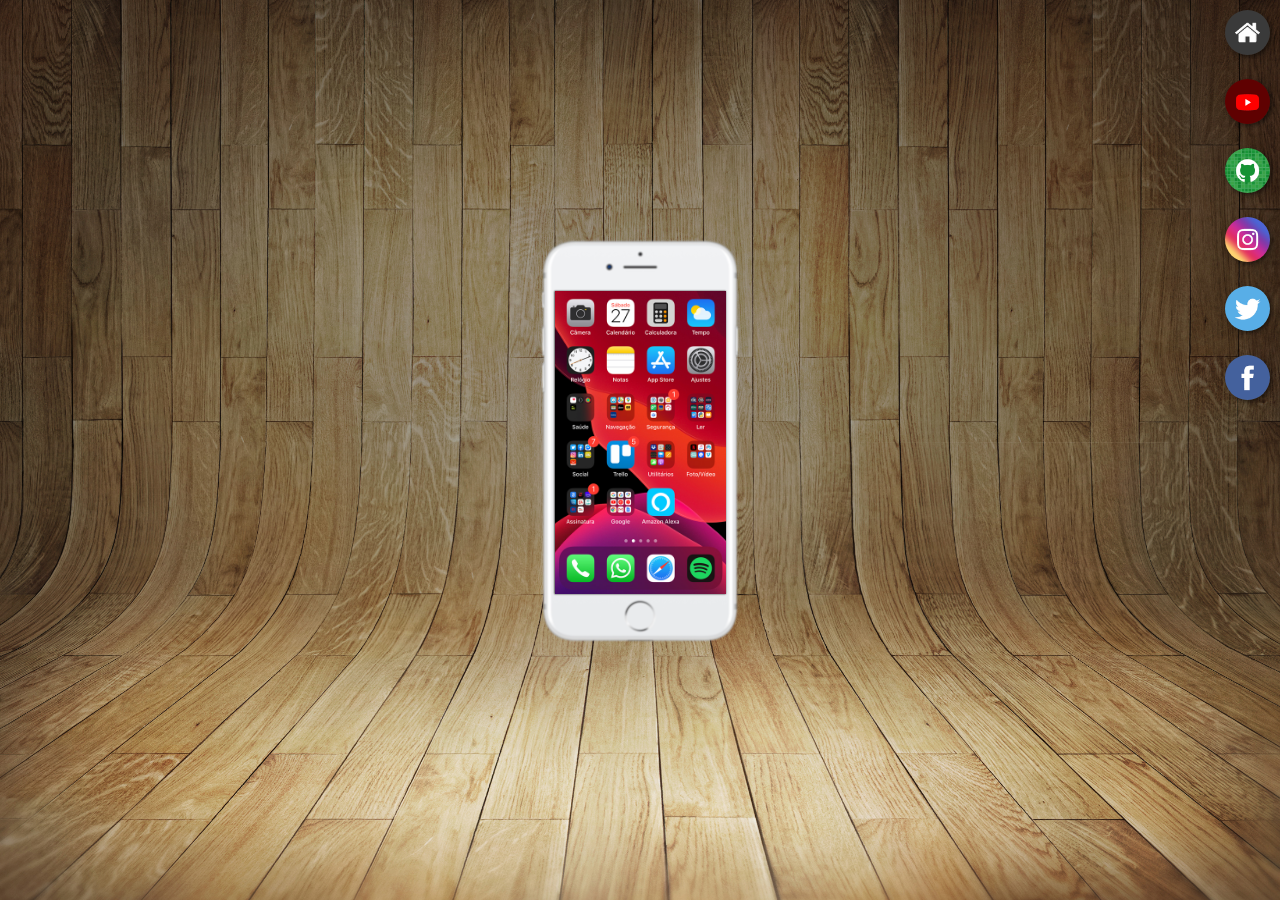
<file: index.html>
<!DOCTYPE html>
<html lang="pt-br">
<head>
    <meta charset="UTF-8">
    <meta http-equiv="X-UA-Compatible" content="IE=edge">
    <meta name="viewport" content="width=device-width, initial-scale=1.0">
    <link rel="shortcut icon" href="favicon.ico" type="image/x-icon">
    <link rel="stylesheet" href="estilos/style.css">
    <title>Projeto Redes Sociais</title>
</head>
<body>
    <main>
        <section id="telefone">
            <iframe src="home.html" frameborder="0" name="tela" id="tela"></iframe>
        </section>

        <section id="redes-sociais">
            <a href="#" target="tela"><img src="imagens/logo-home.jpg" alt=""></a><br>
            <a href="#" target="tela"><img src="imagens/logo-youtube.jpg" alt=""></a><br>
            <a href="#" target="tela"><img src="imagens/logo-github.jpg" alt=""></a><br>
            <a href="#" target="tela"><img src="imagens/logo-instagram.jpg" alt=""></a><br>
            <a href="#" target="tela"><img src="imagens/logo-twitter.jpg" alt=""></a><br>
            <a href="#" target="tela"><img src="imagens/logo-facebook.jpg" alt=""></a><br>
        </section>
    </main>
</body>
</html>
</file>
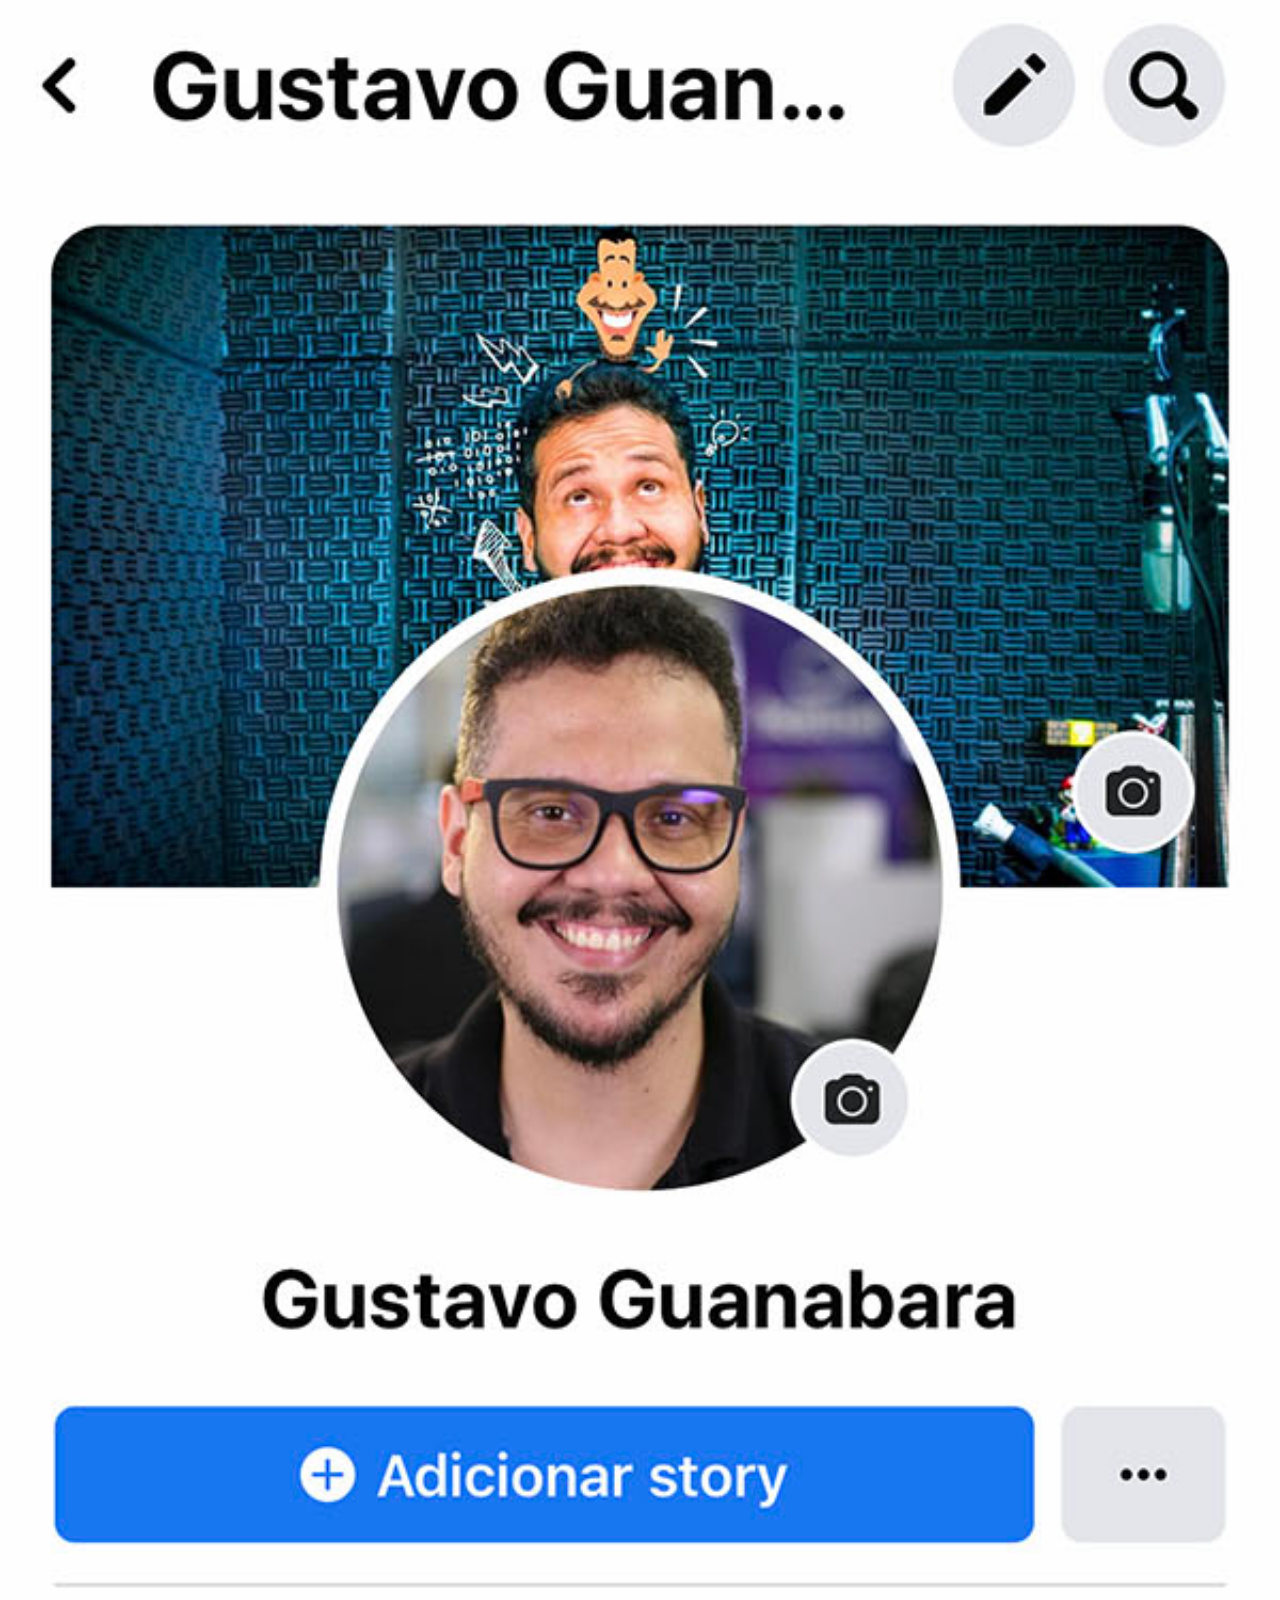
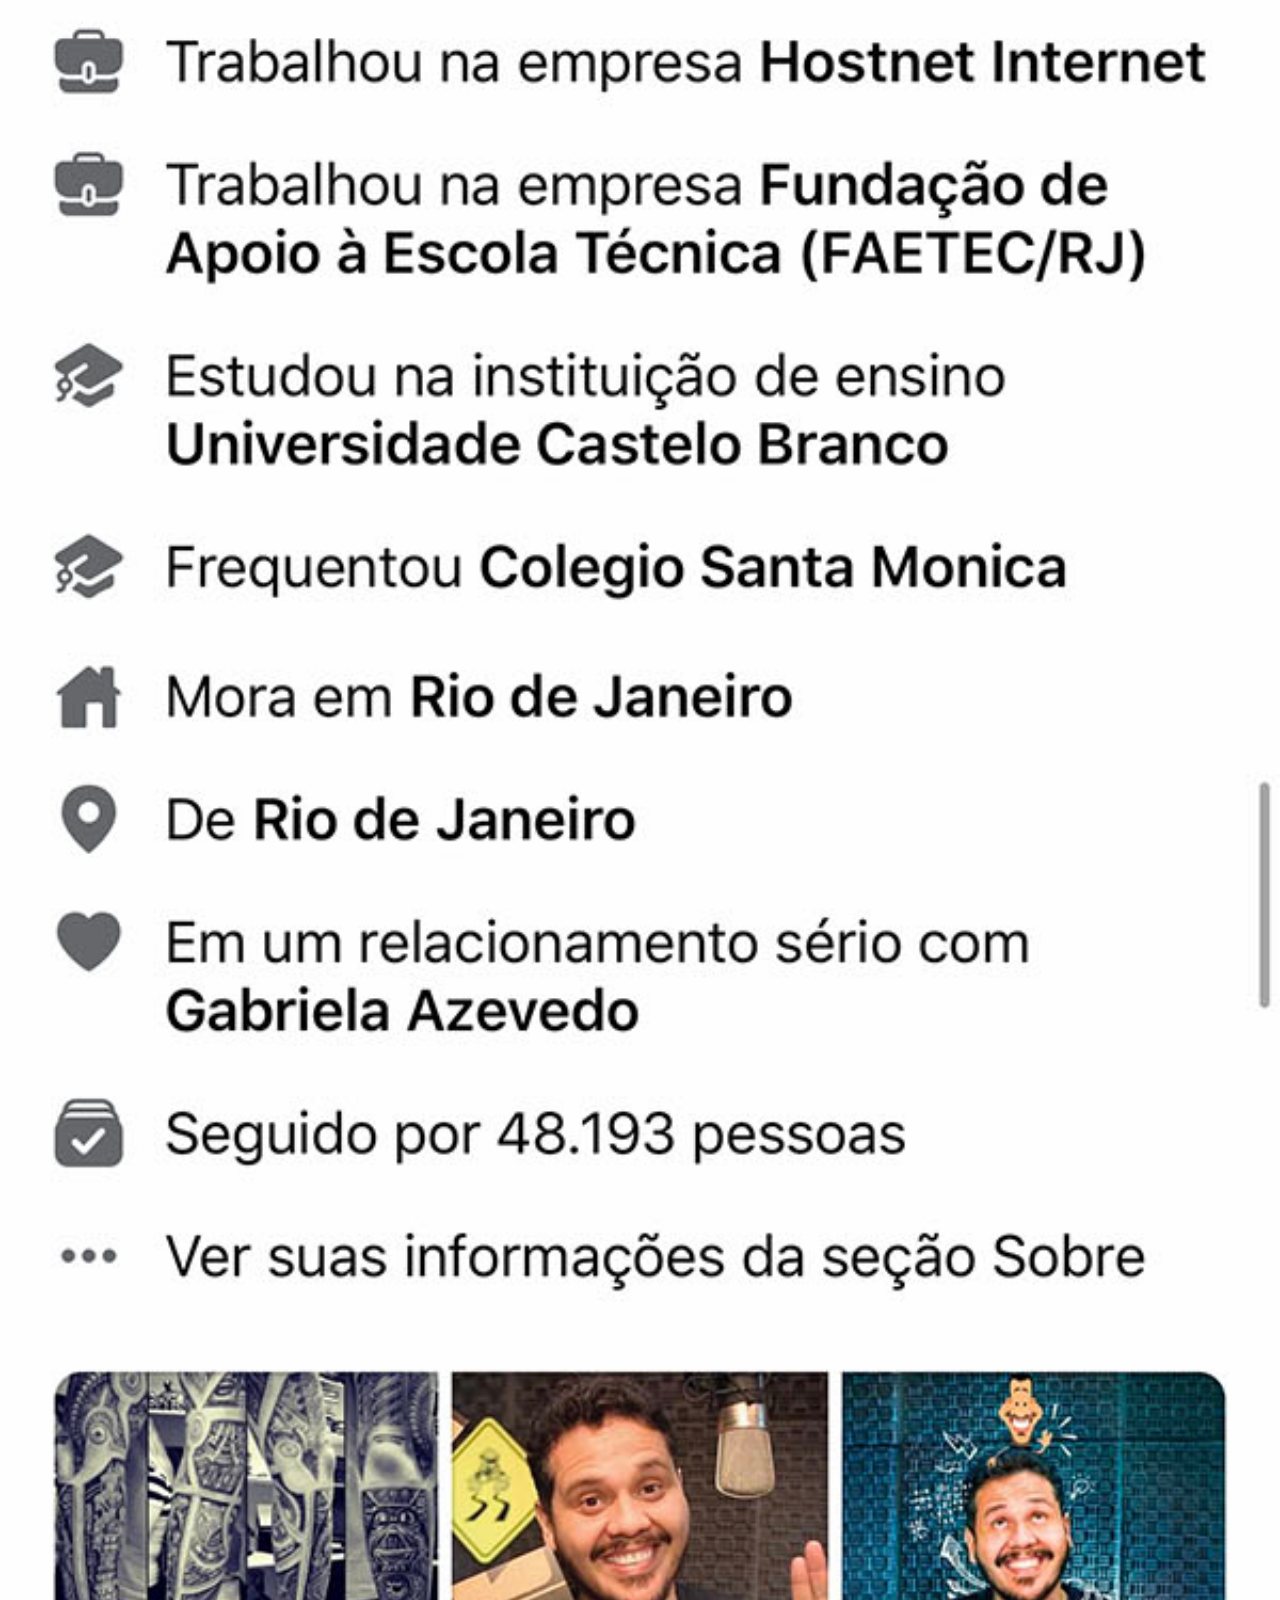
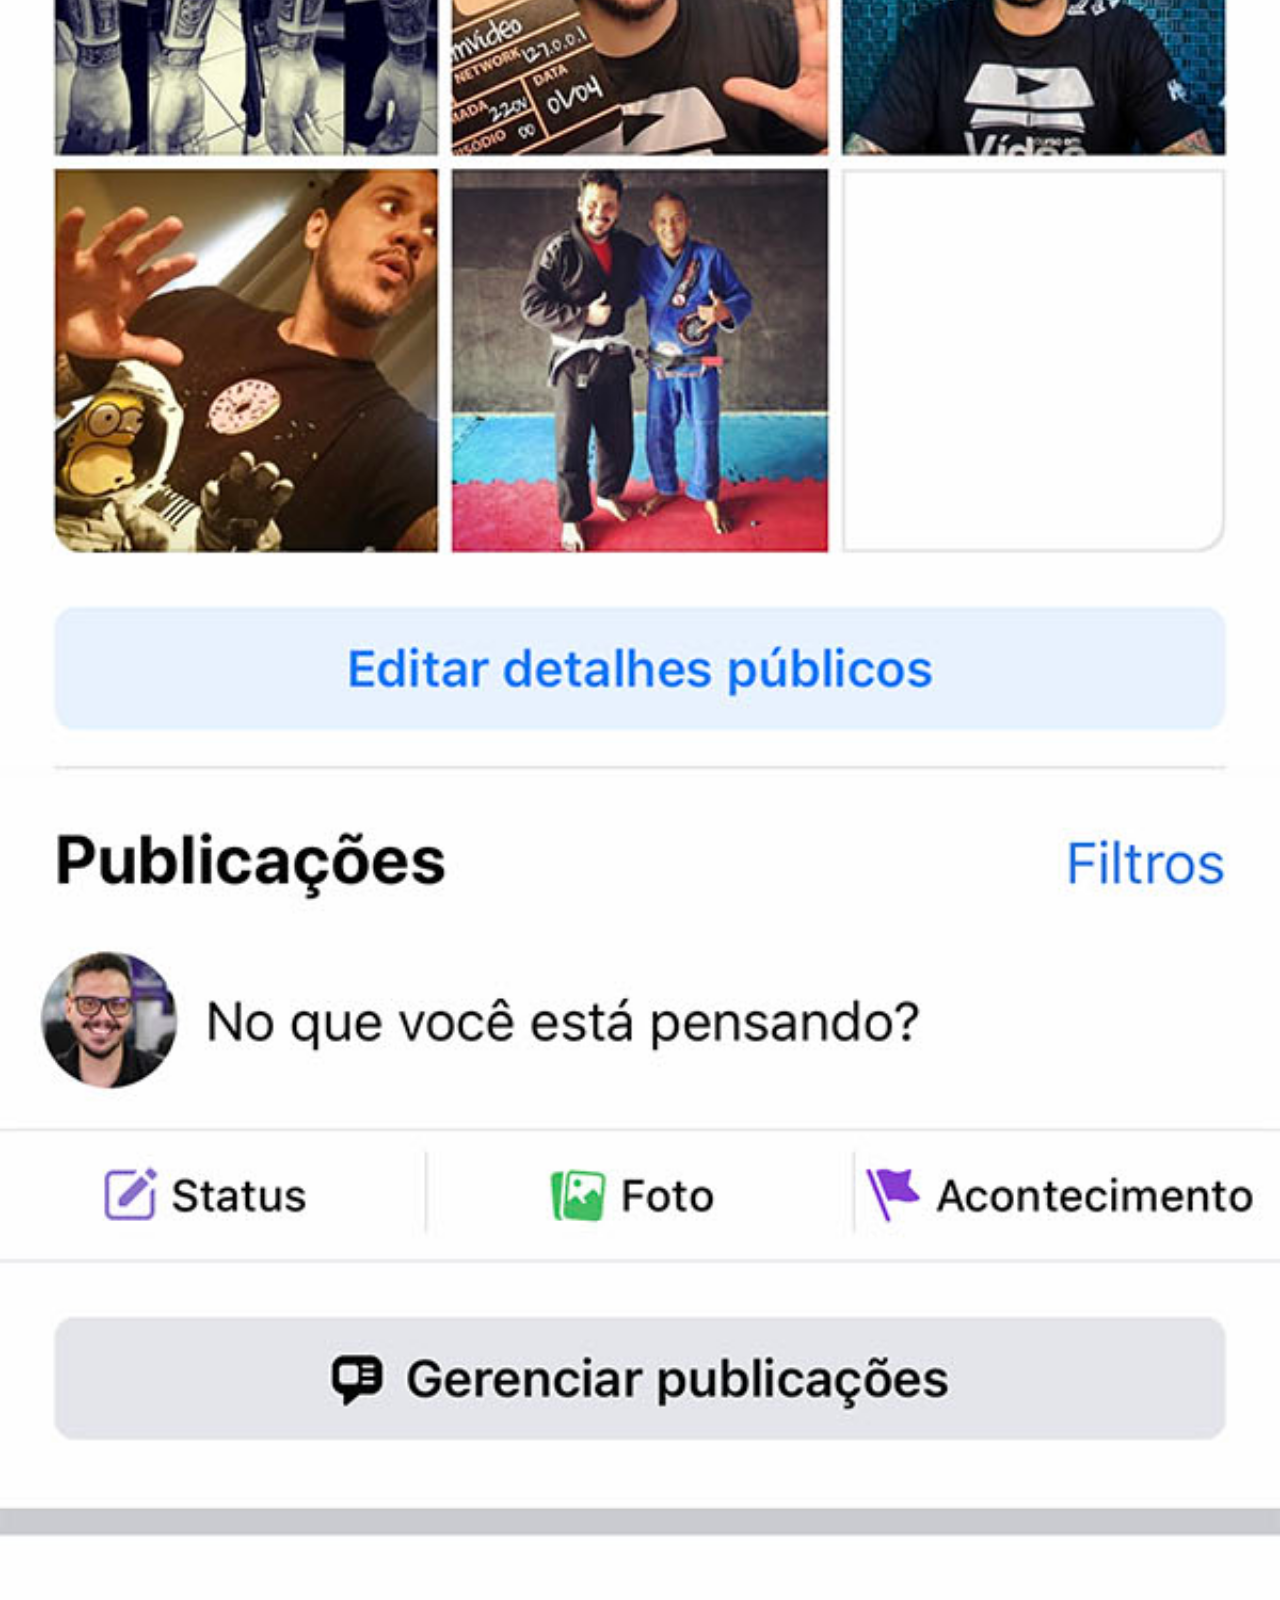
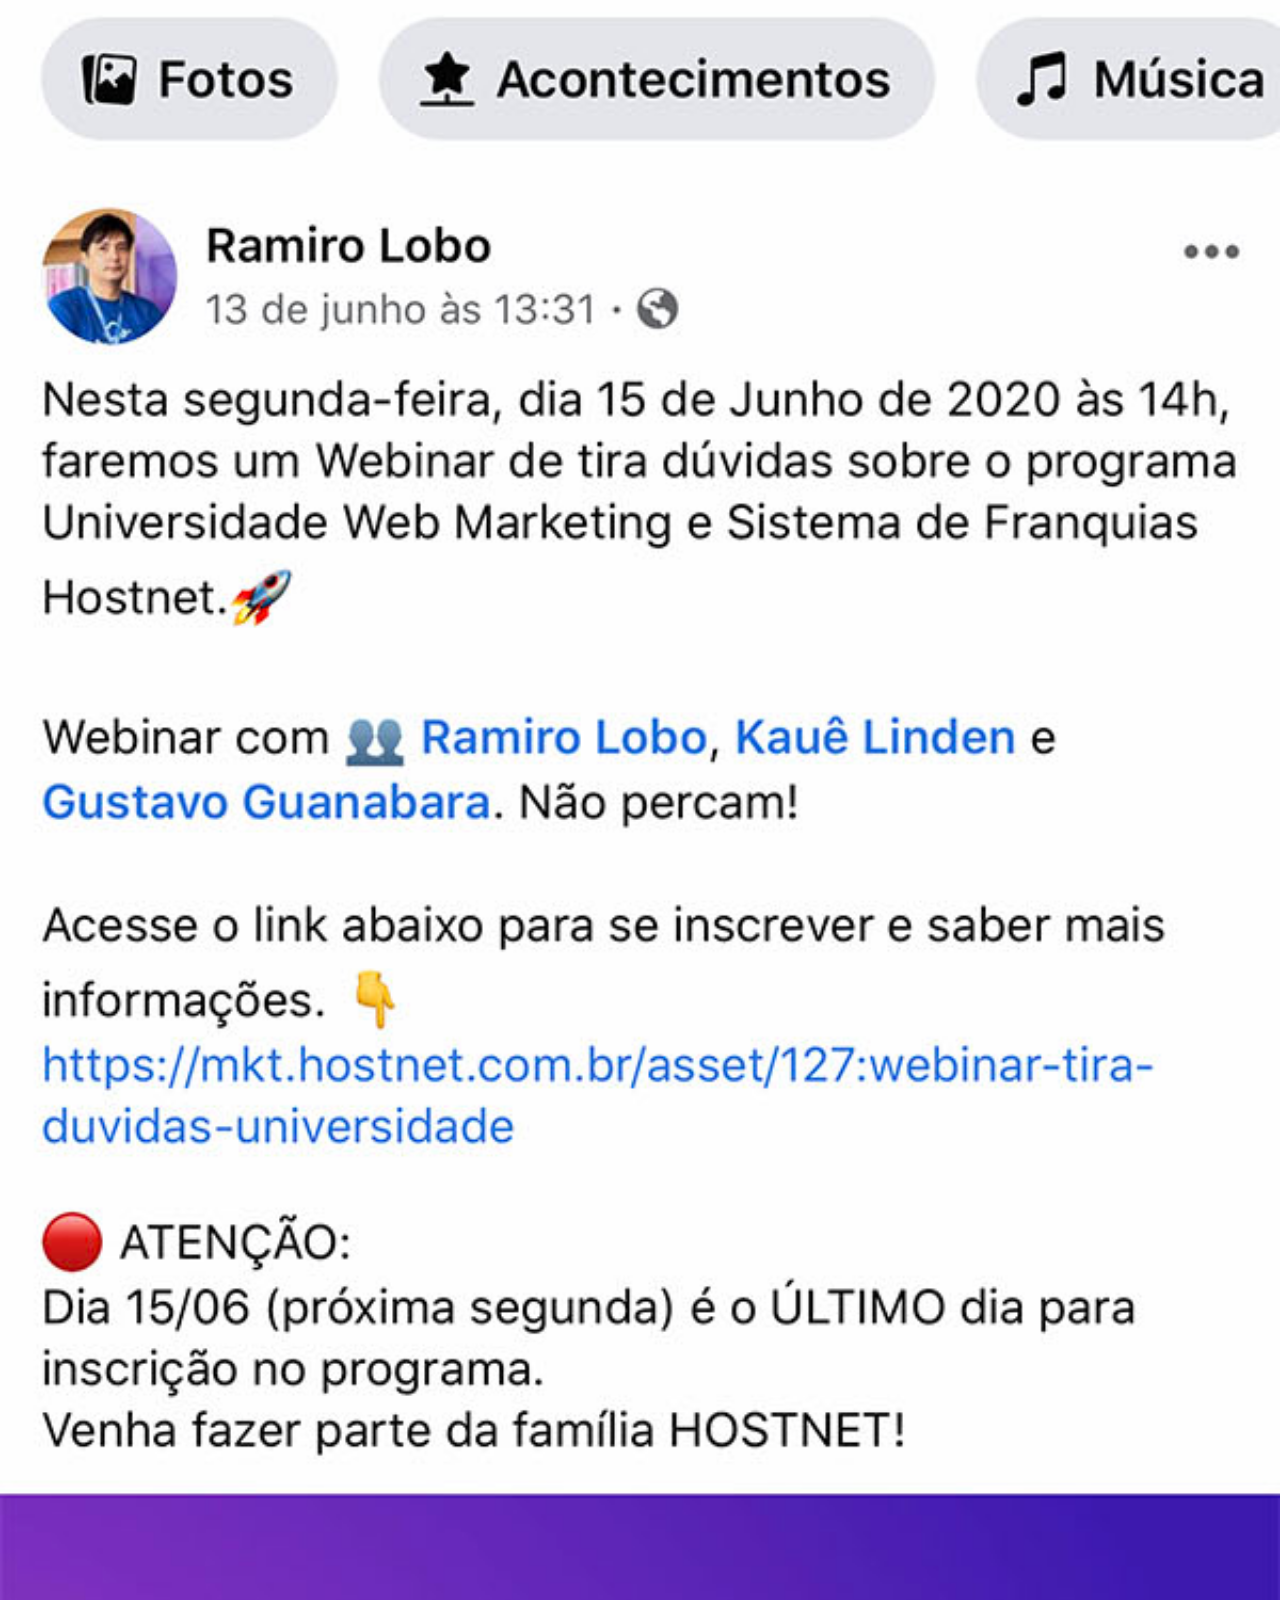
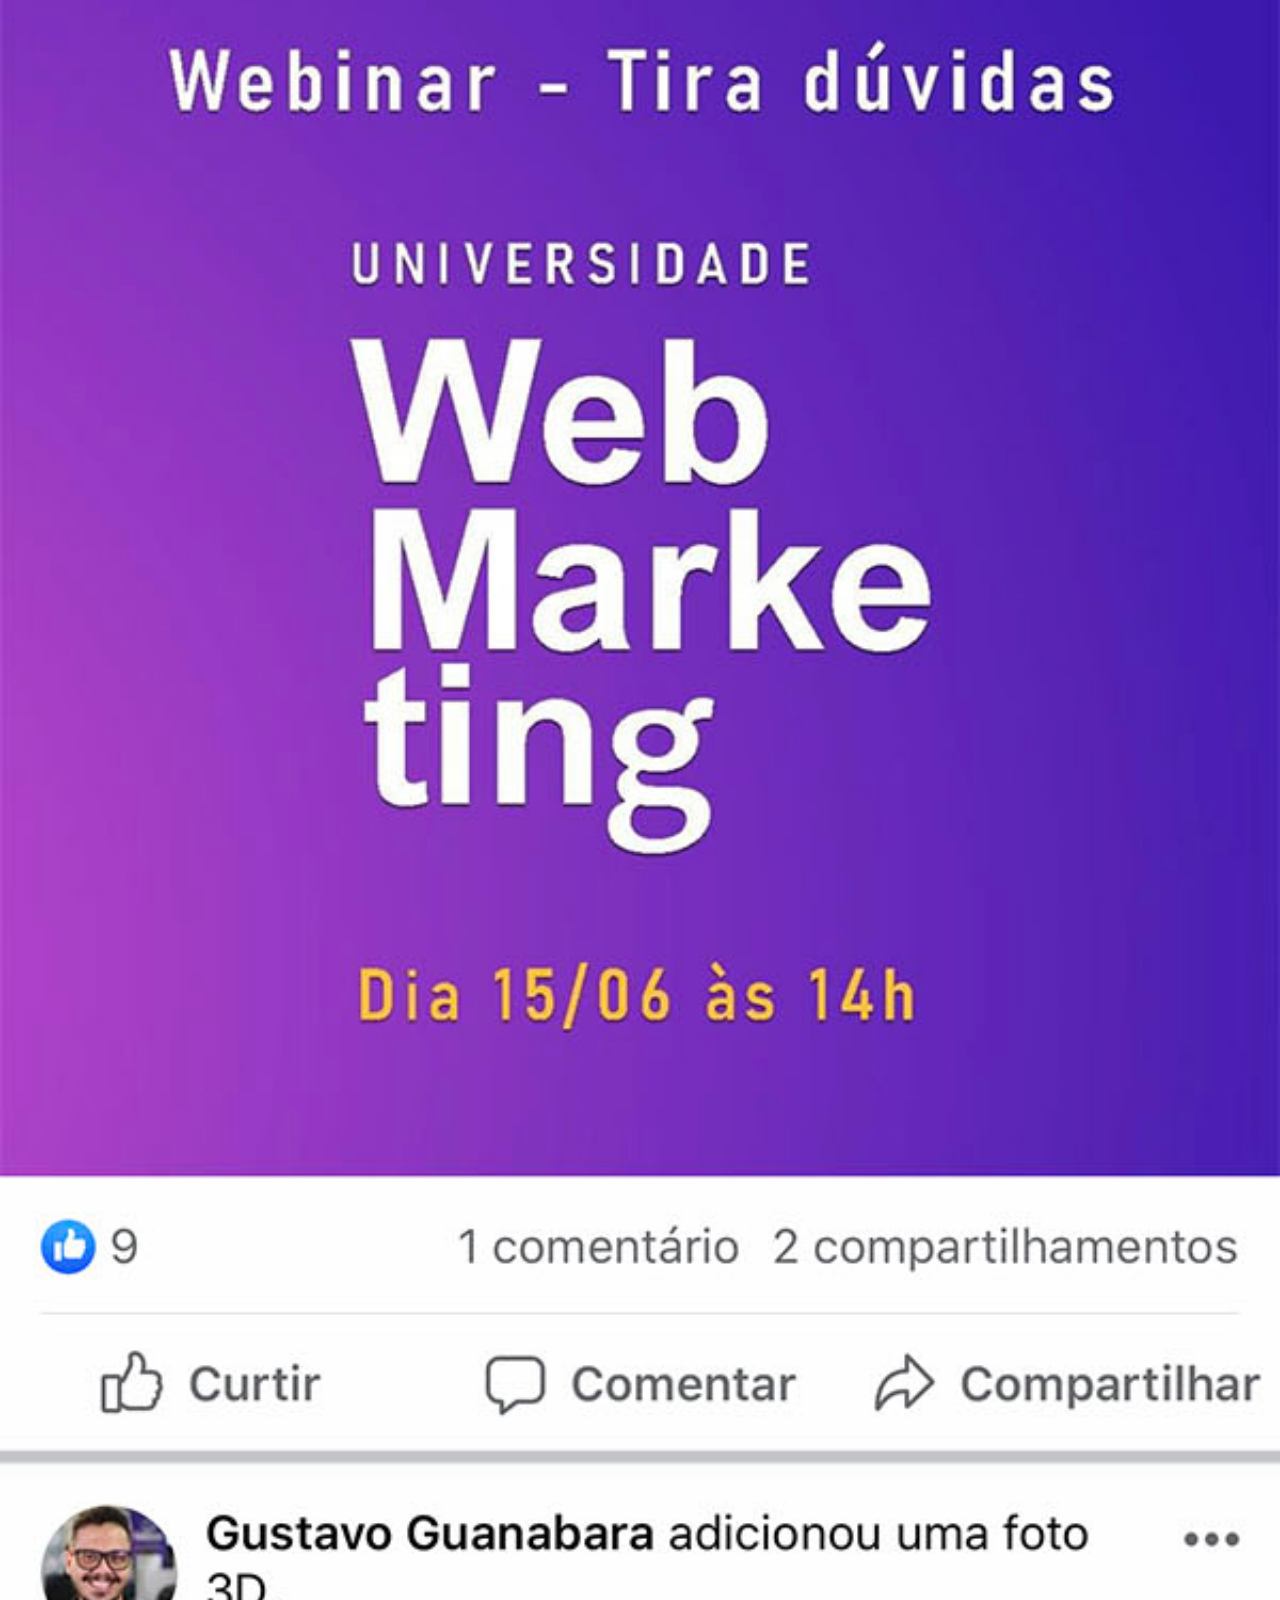
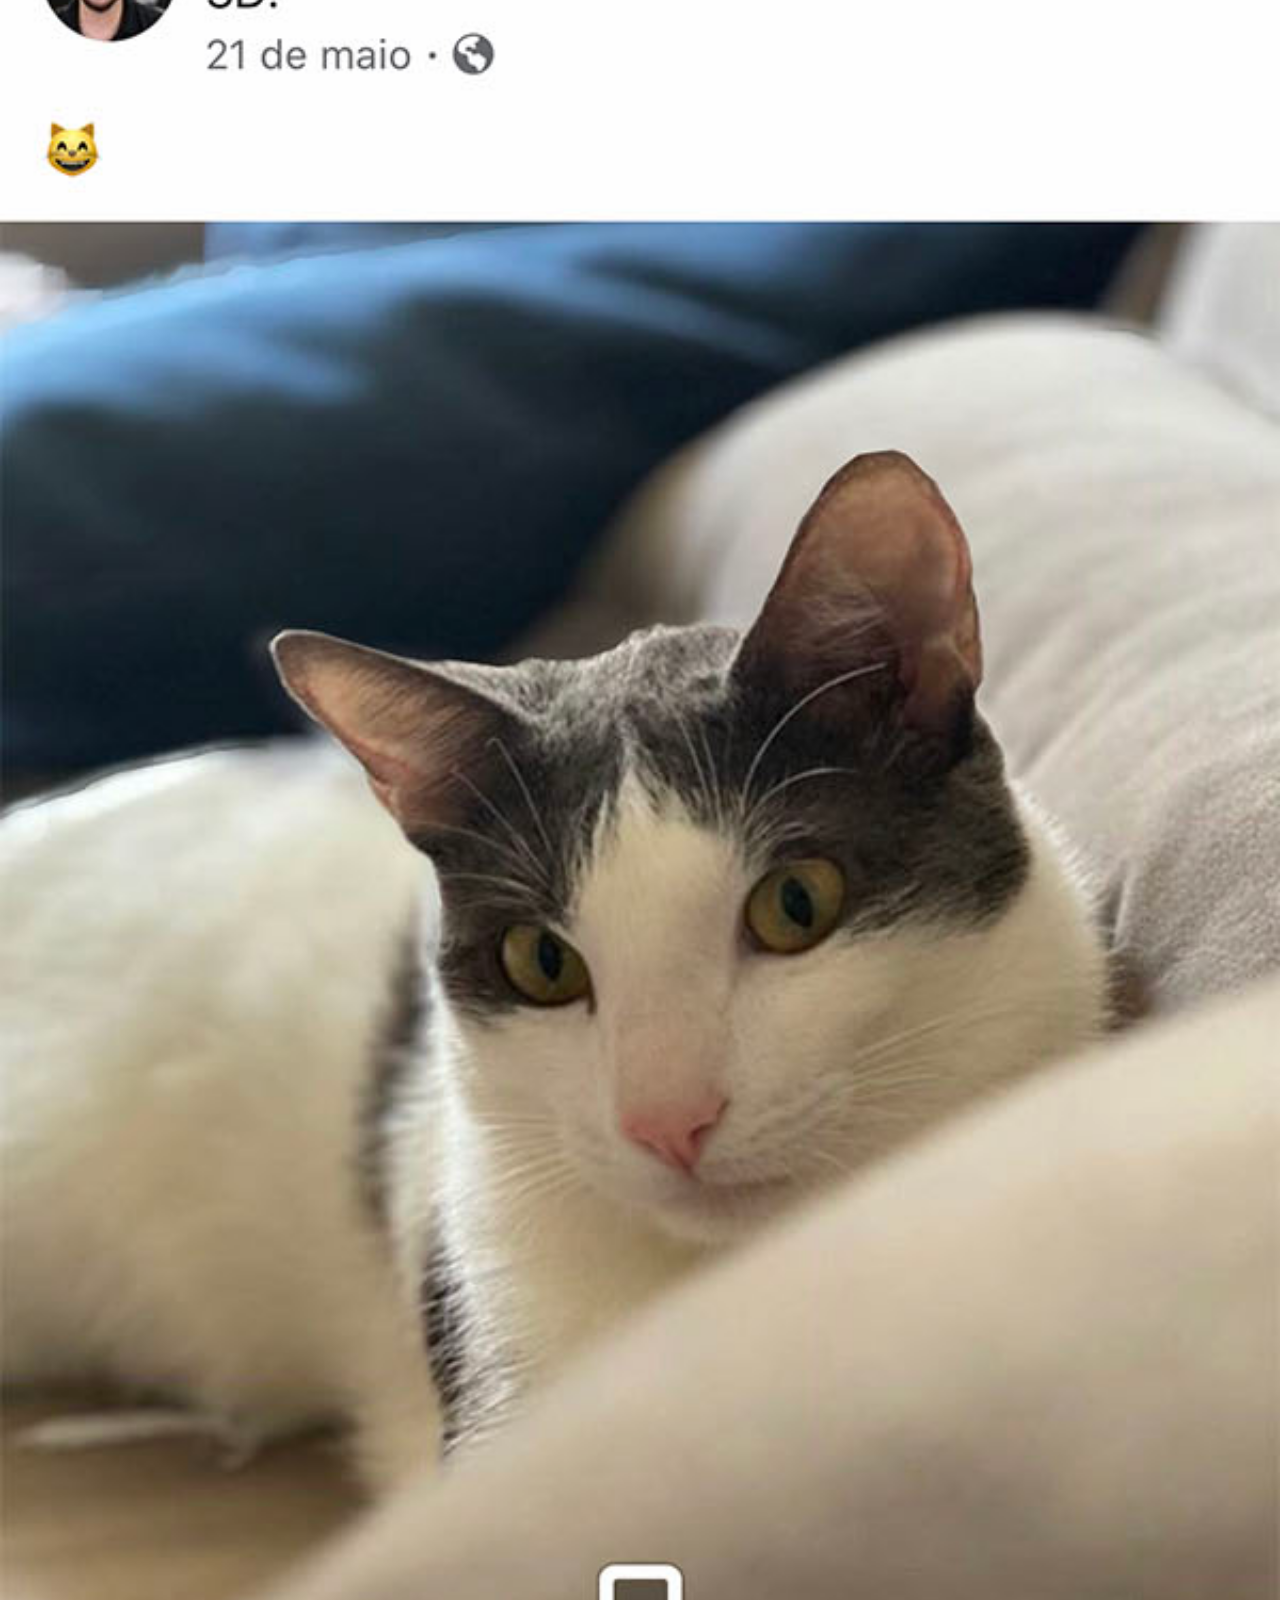
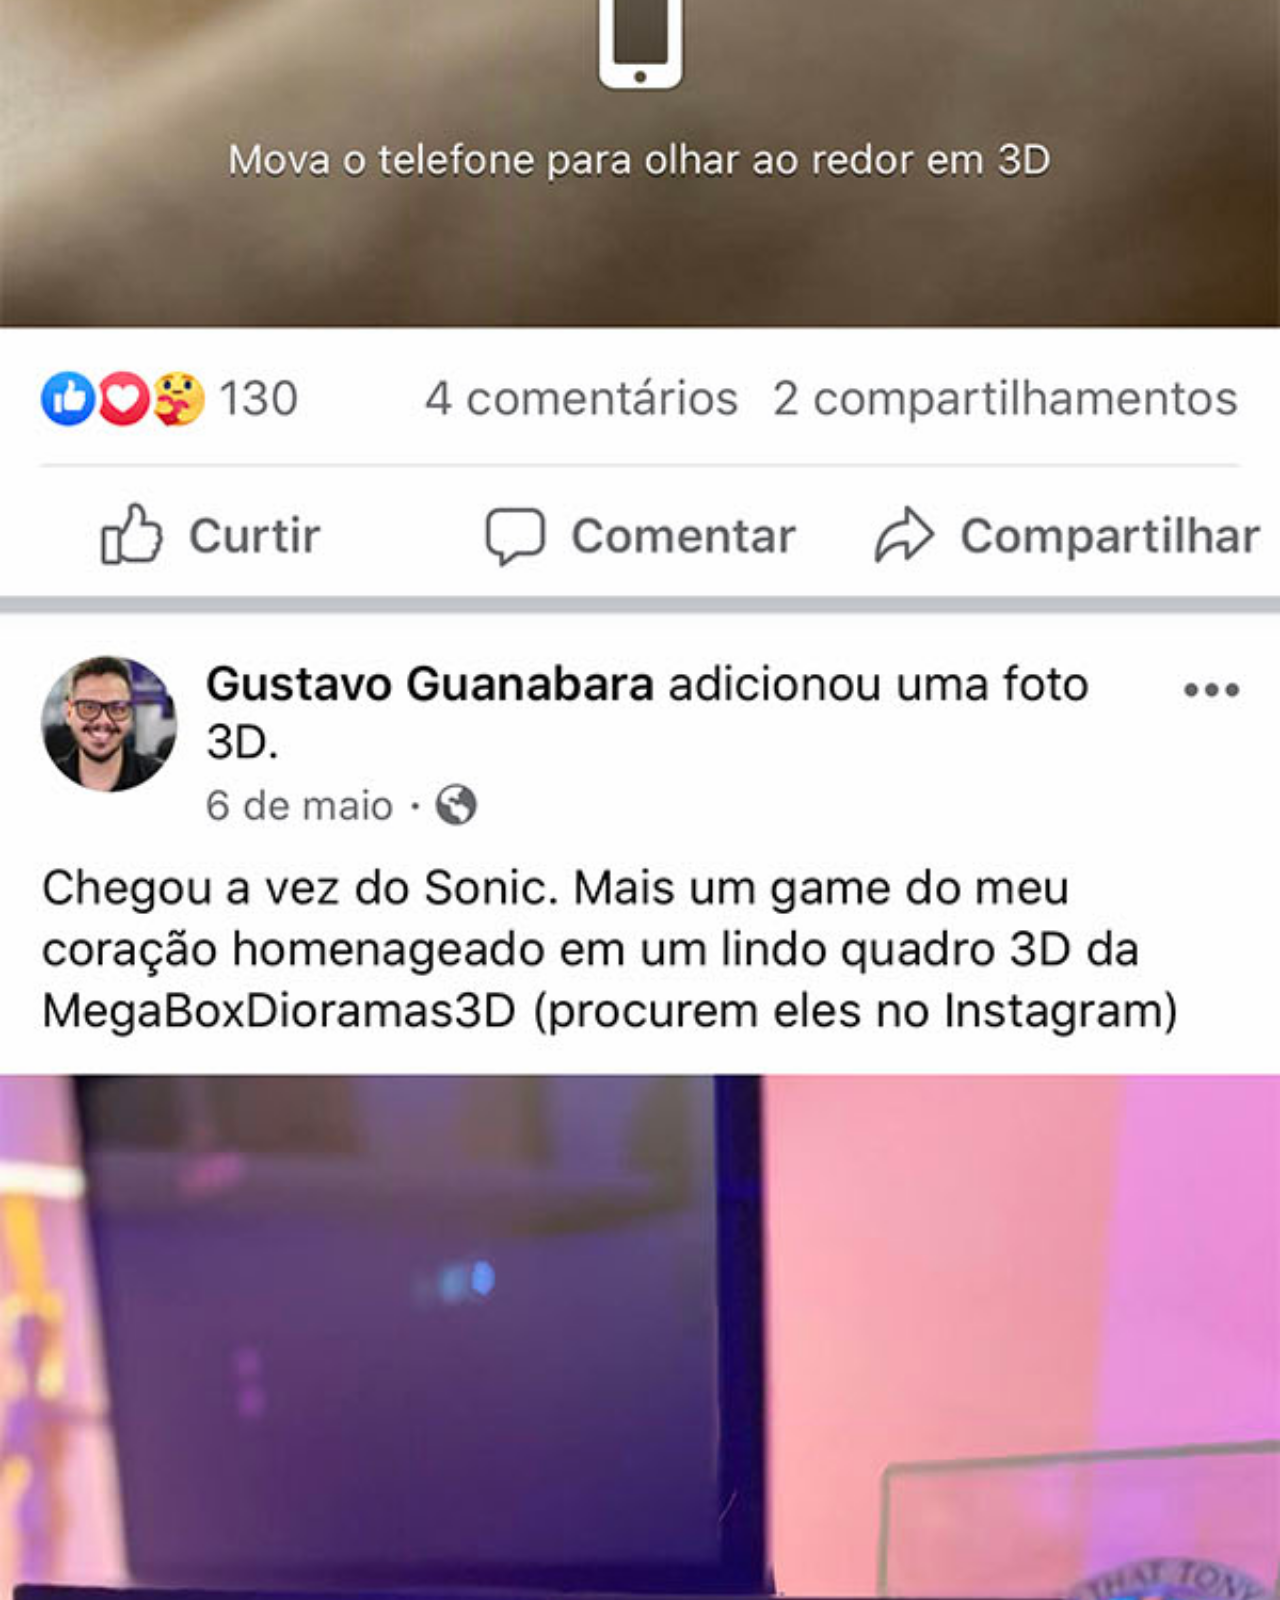
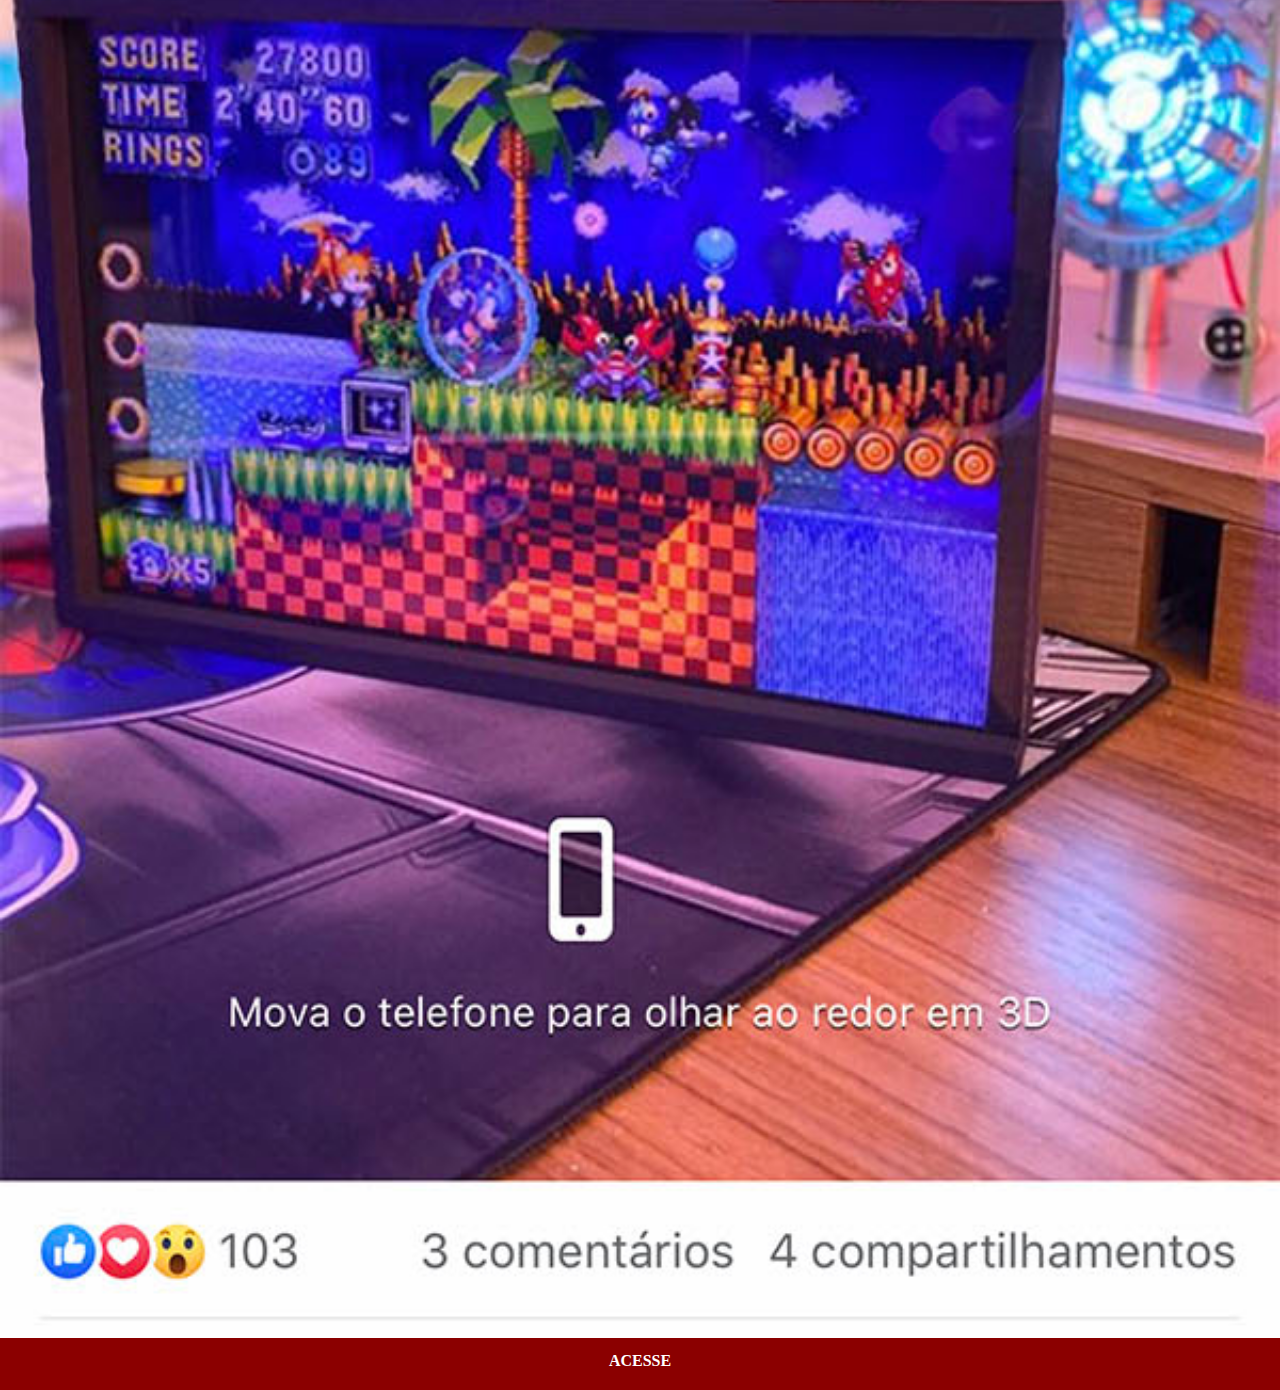
<file: facebook.html>
<!DOCTYPE html>
<html lang="pt-br">
<head>
    <meta charset="UTF-8">
    <meta http-equiv="X-UA-Compatible" content="IE=edge">
    <meta name="viewport" content="width=device-width, initial-scale=1.0">
    <title>Facebook</title>
    <link rel="stylesheet" href="estilos/social.css">
</head>
<body>
    <img src="imagens/tela-facebook.jpg" alt="">
    <a href="https://www.facebook.com/murilo.ferreira.3762584" target="_blank">ACESSE</a>
</body>
</html>
</file>
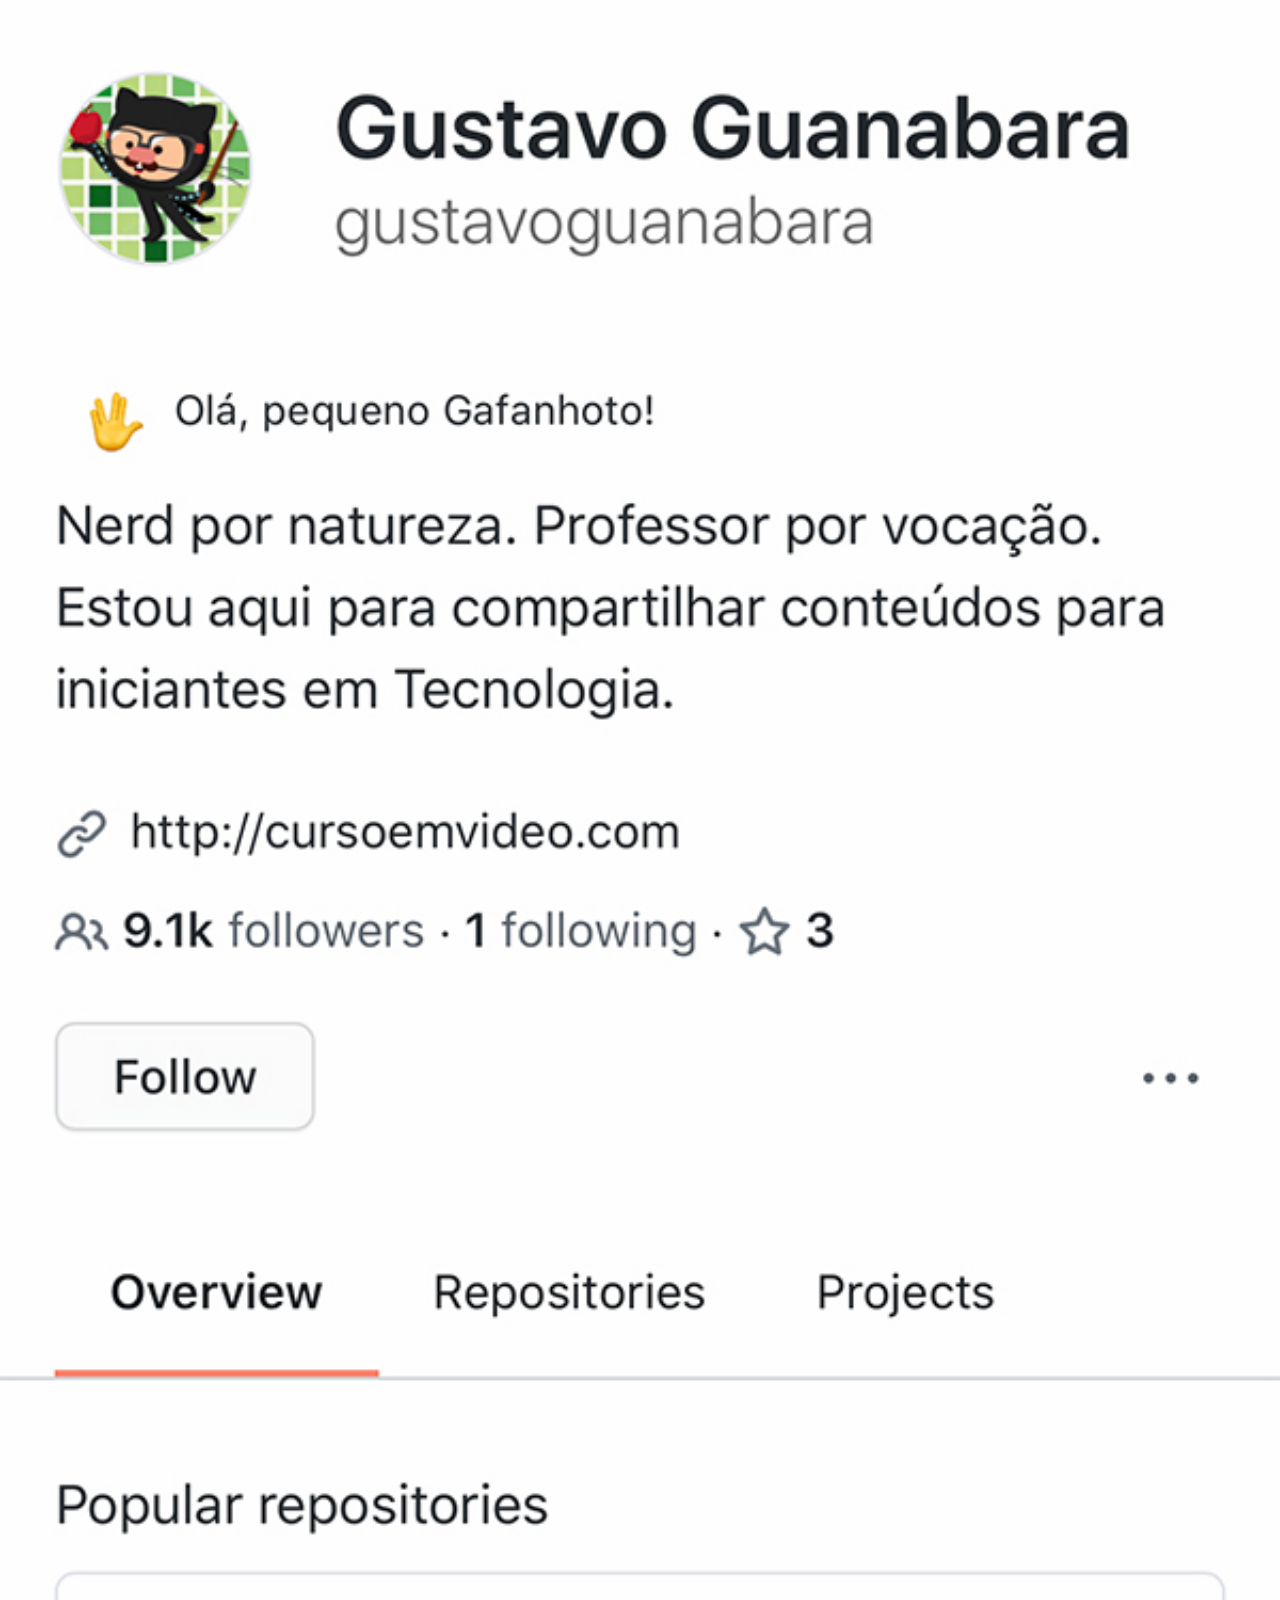
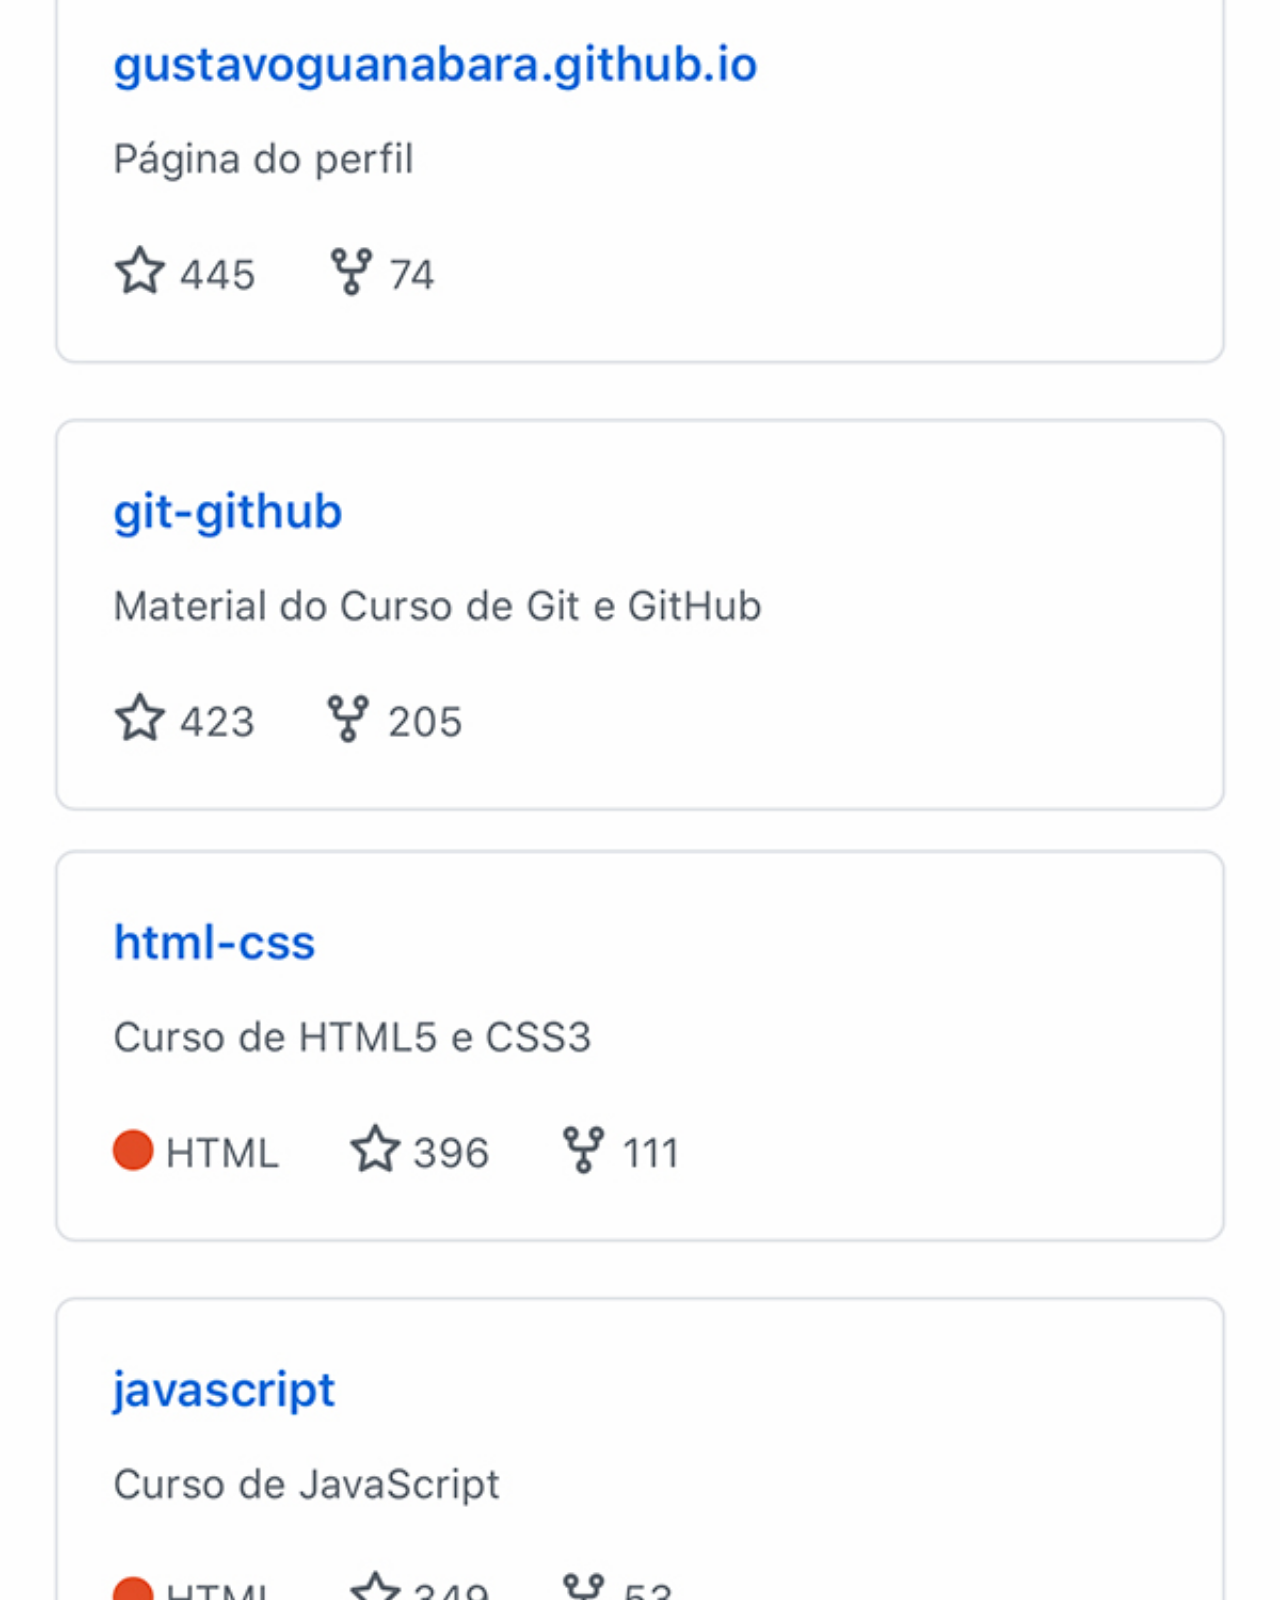
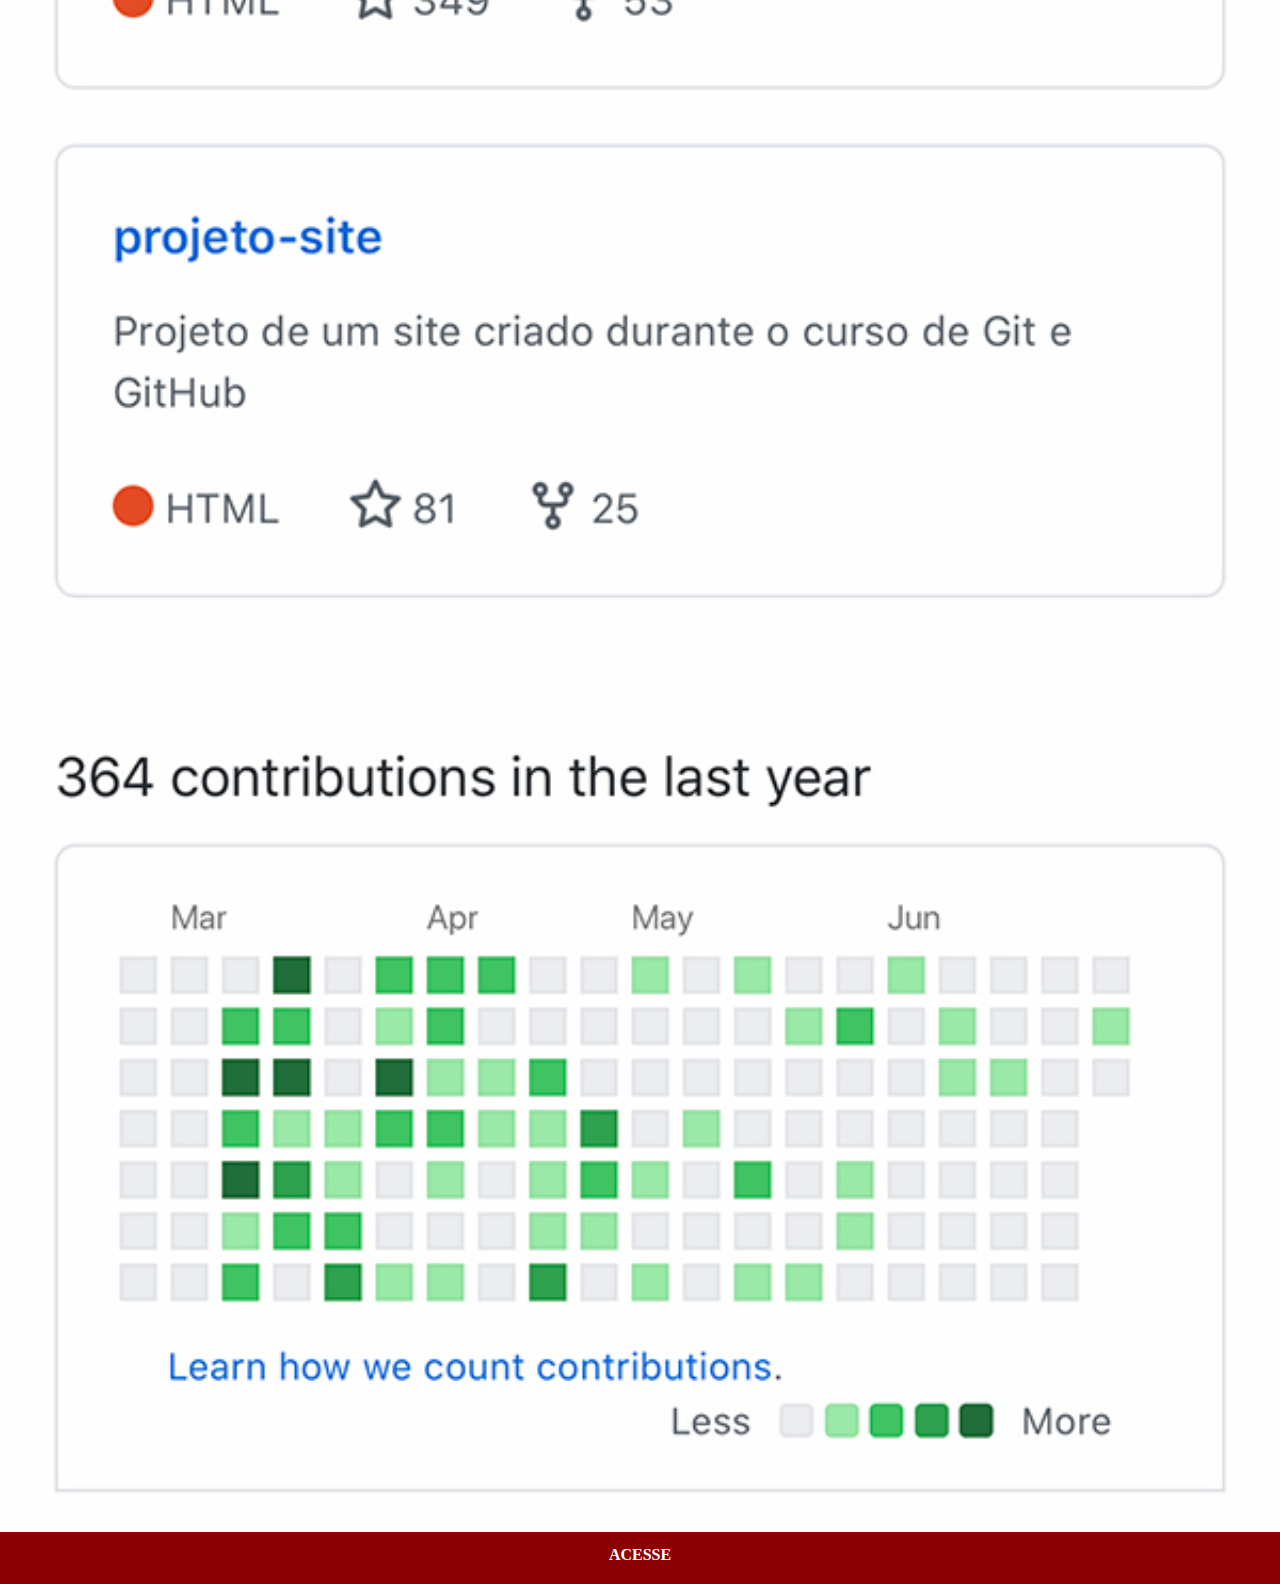
<file: github.html>
<!DOCTYPE html>
<html lang="pt-br">
<head>
    <meta charset="UTF-8">
    <meta http-equiv="X-UA-Compatible" content="IE=edge">
    <meta name="viewport" content="width=device-width, initial-scale=1.0">
    <title>Git hub</title>
    <link rel="stylesheet" href="estilos/social.css">
</head>
<body>
    <img src="imagens/tela-github.jpg" alt="">
    <a href="https://github.com/MuriloFekete" target="_blank">ACESSE</a>
</body>
</html>
</file>
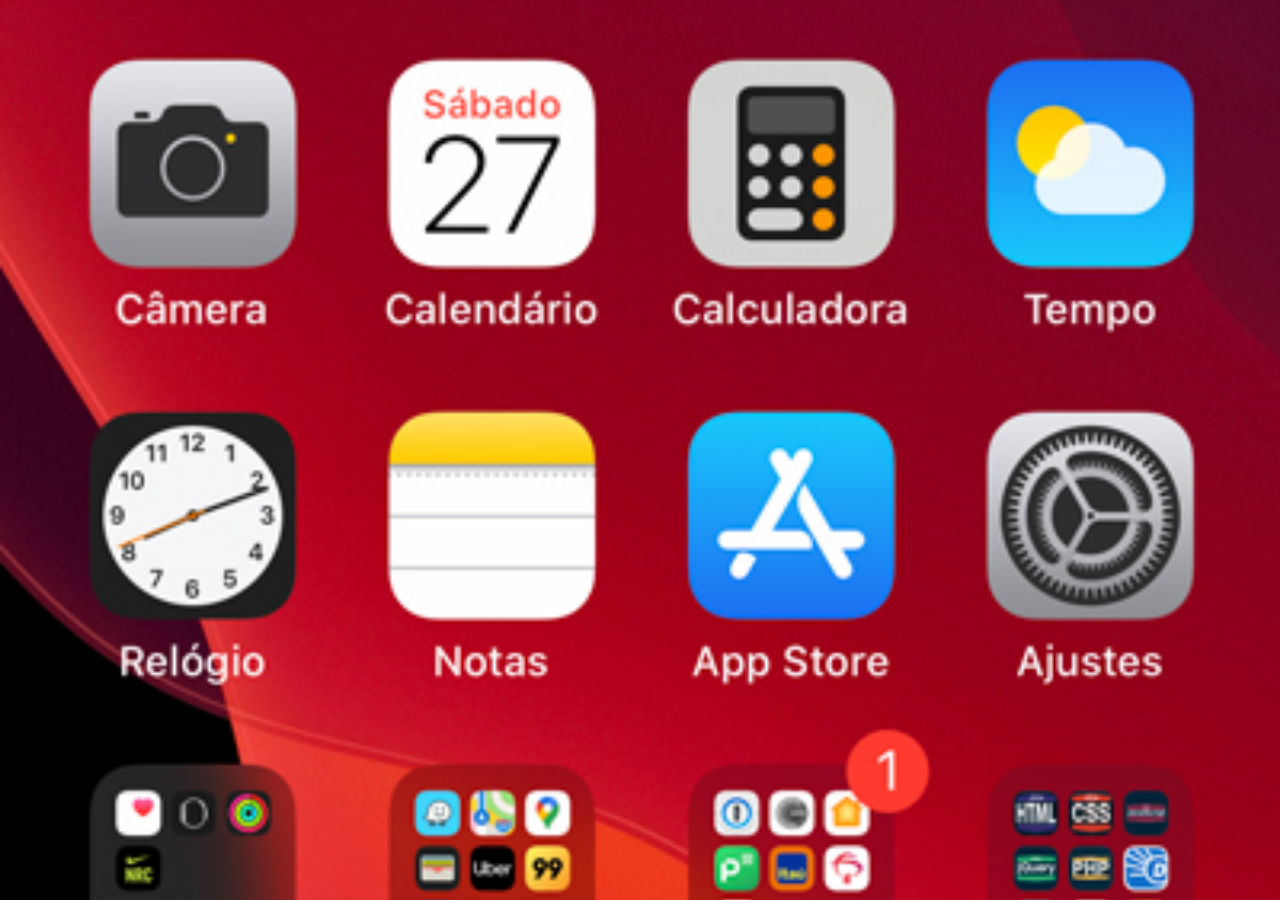
<file: home.html>
<!DOCTYPE html>
<html lang="pt-br">
<head>
    <meta charset="UTF-8">
    <meta http-equiv="X-UA-Compatible" content="IE=edge">
    <meta name="viewport" content="width=device-width, initial-scale=1.0">
    <title>Home</title>
    <style>
        * {
            margin: 0px;
            padding: 0px;
        }

        body {
            width: 100vw;
            height: 100vh;
            background: black url(imagens/tela-home.jpg) no-repeat top center ;
            background-size: cover;
        }
    </style>
</head>
<body>
    
</body>
</html>
</file>
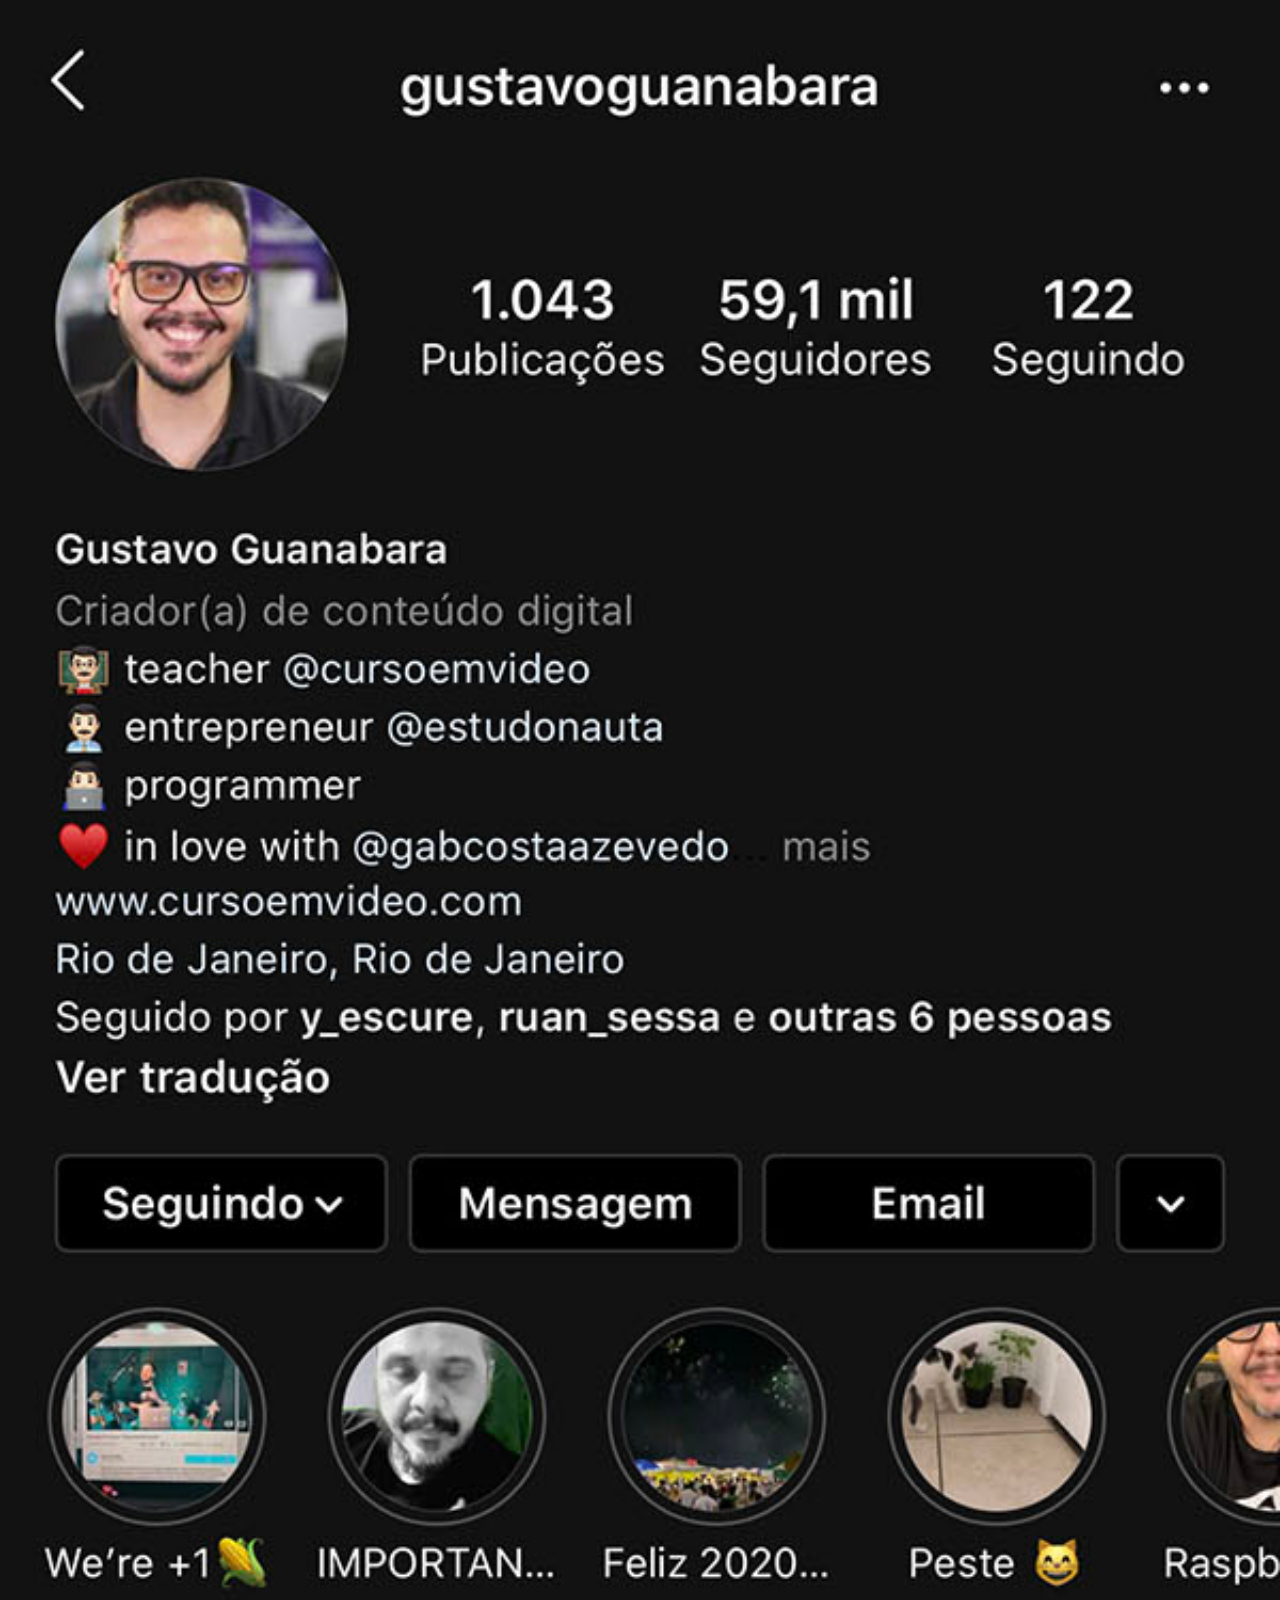
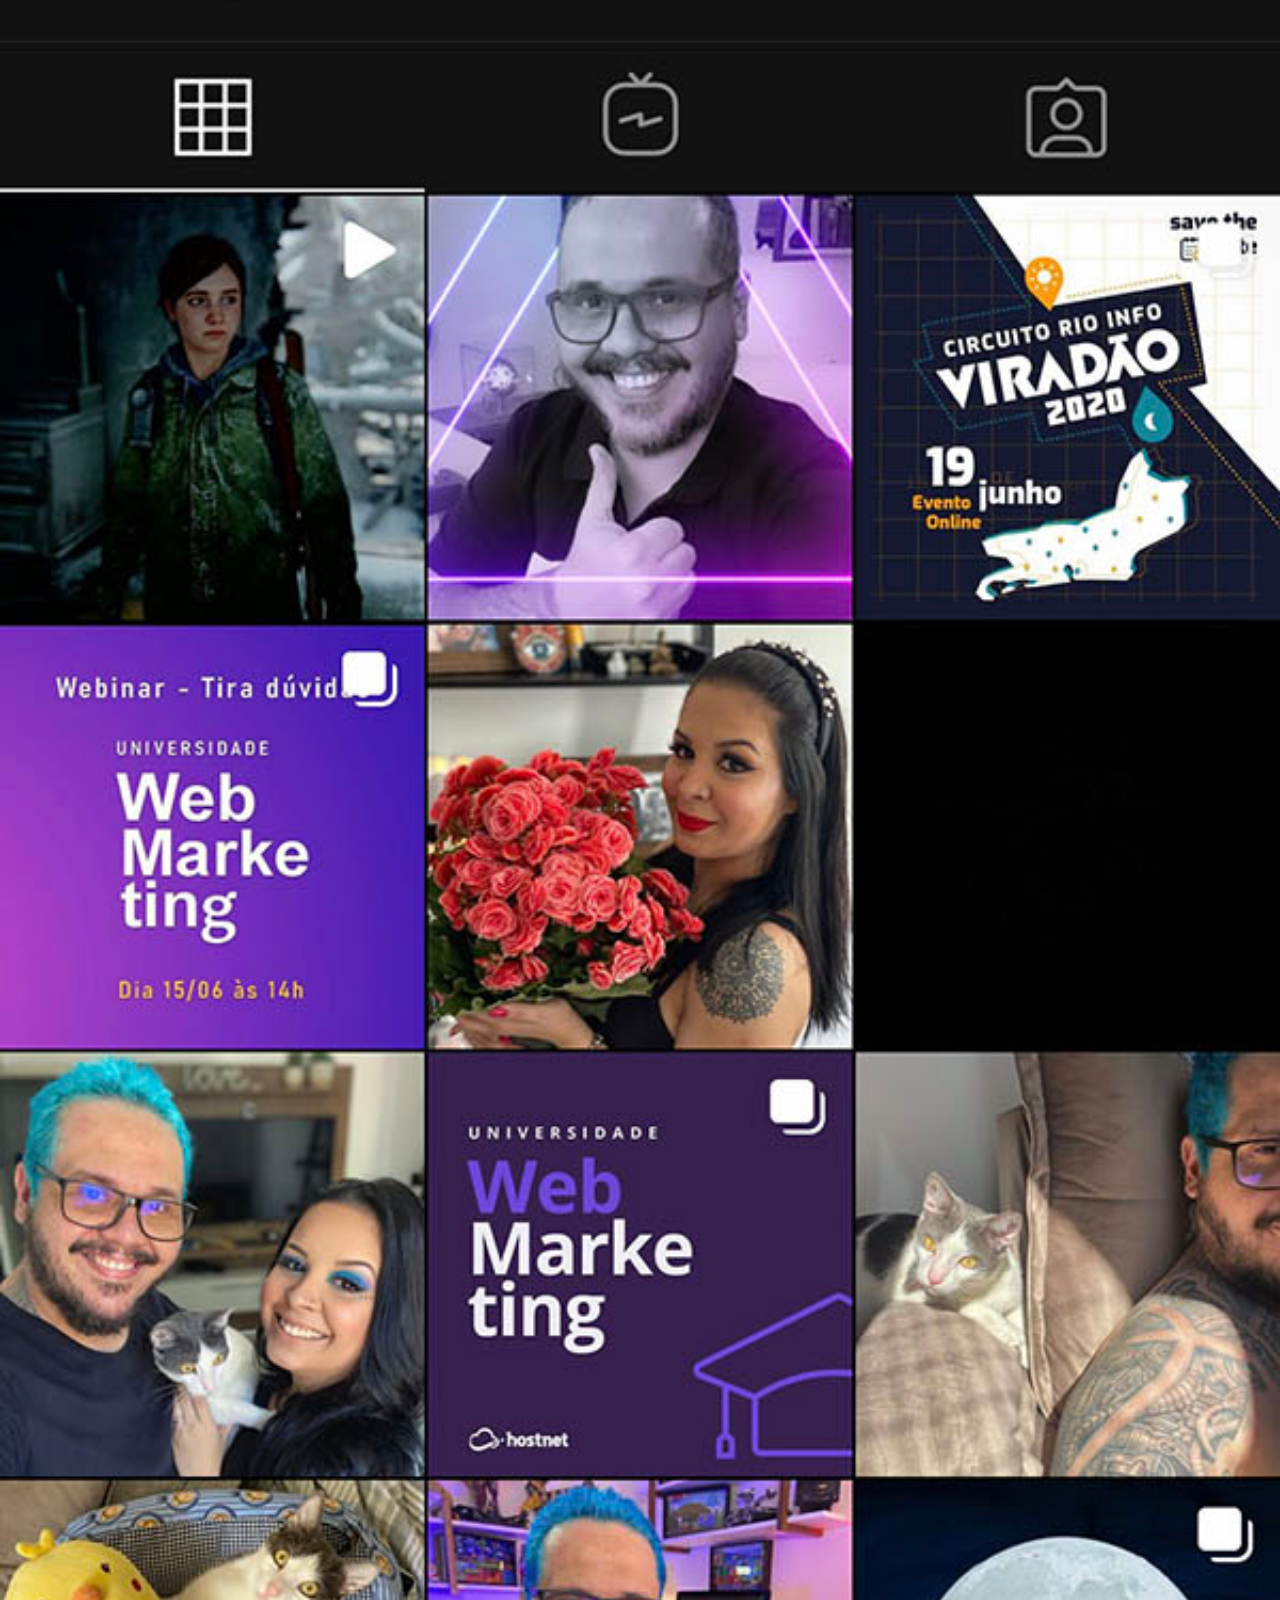
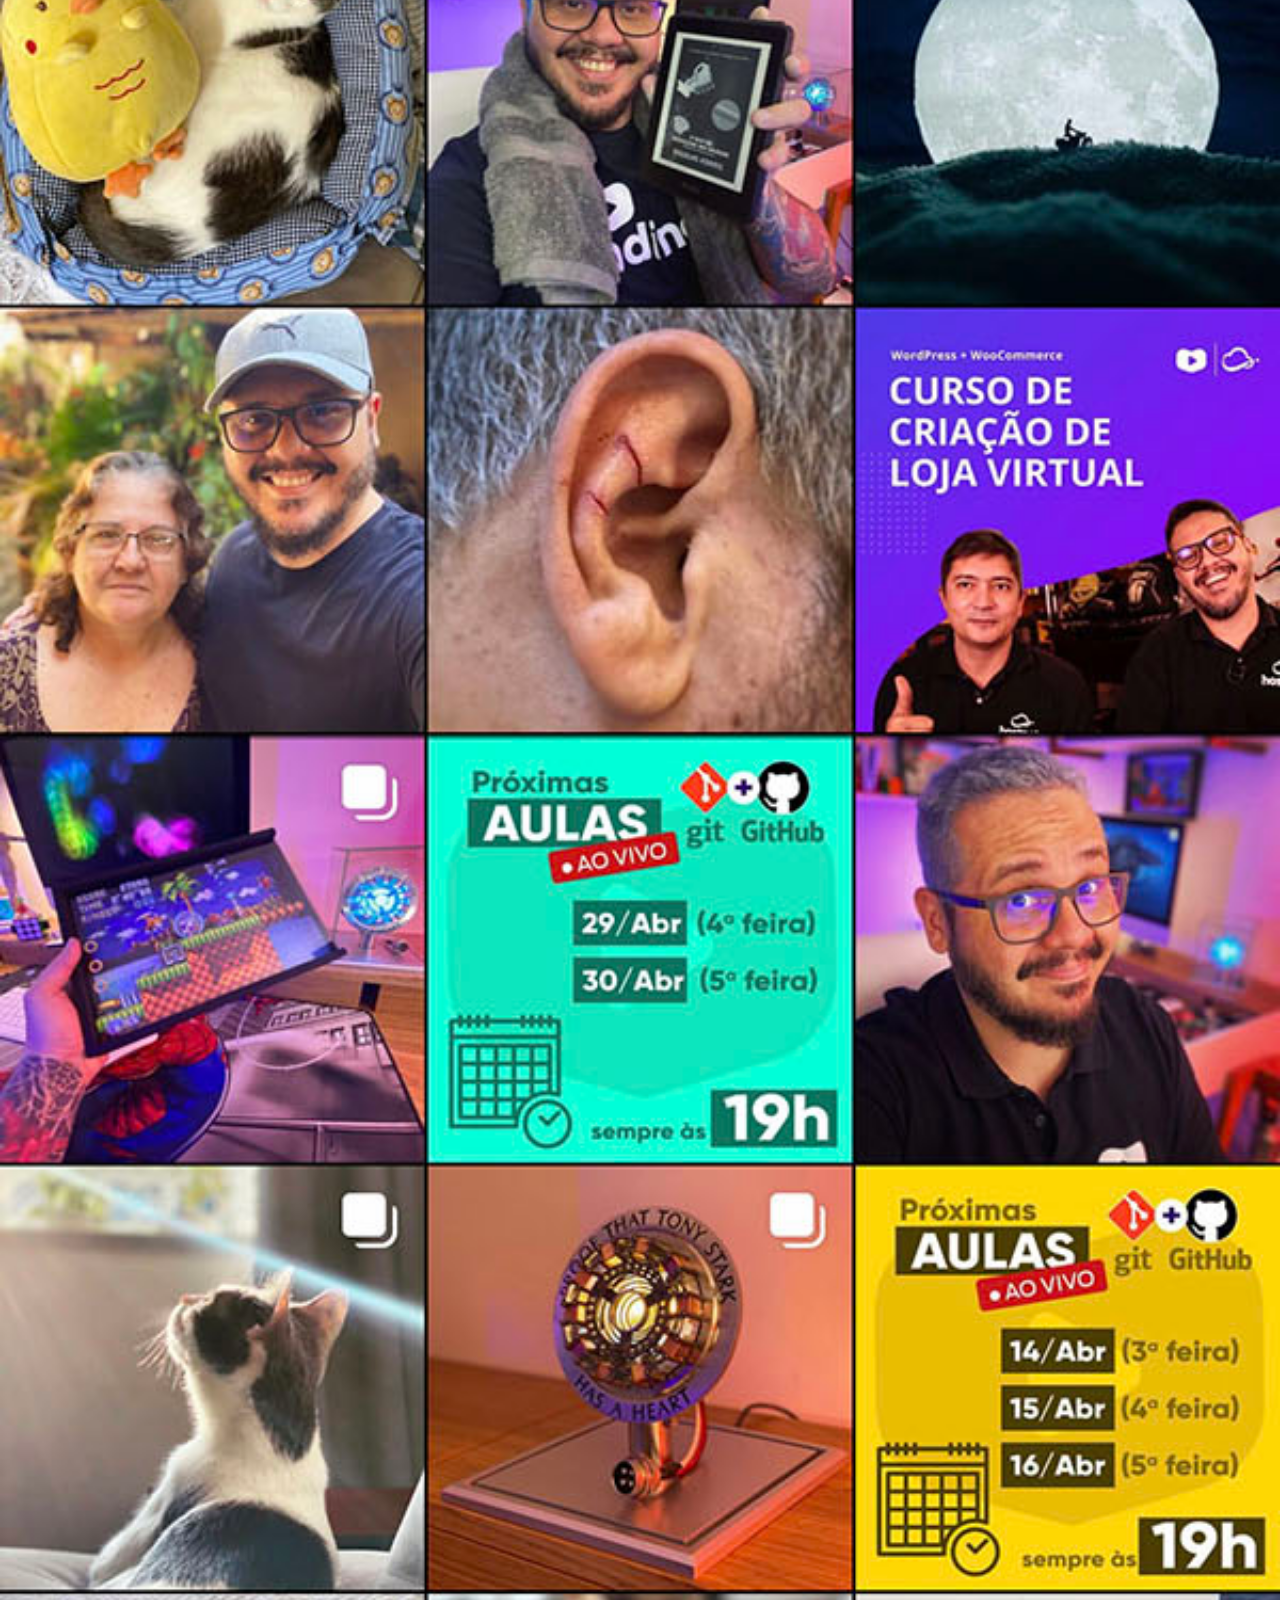
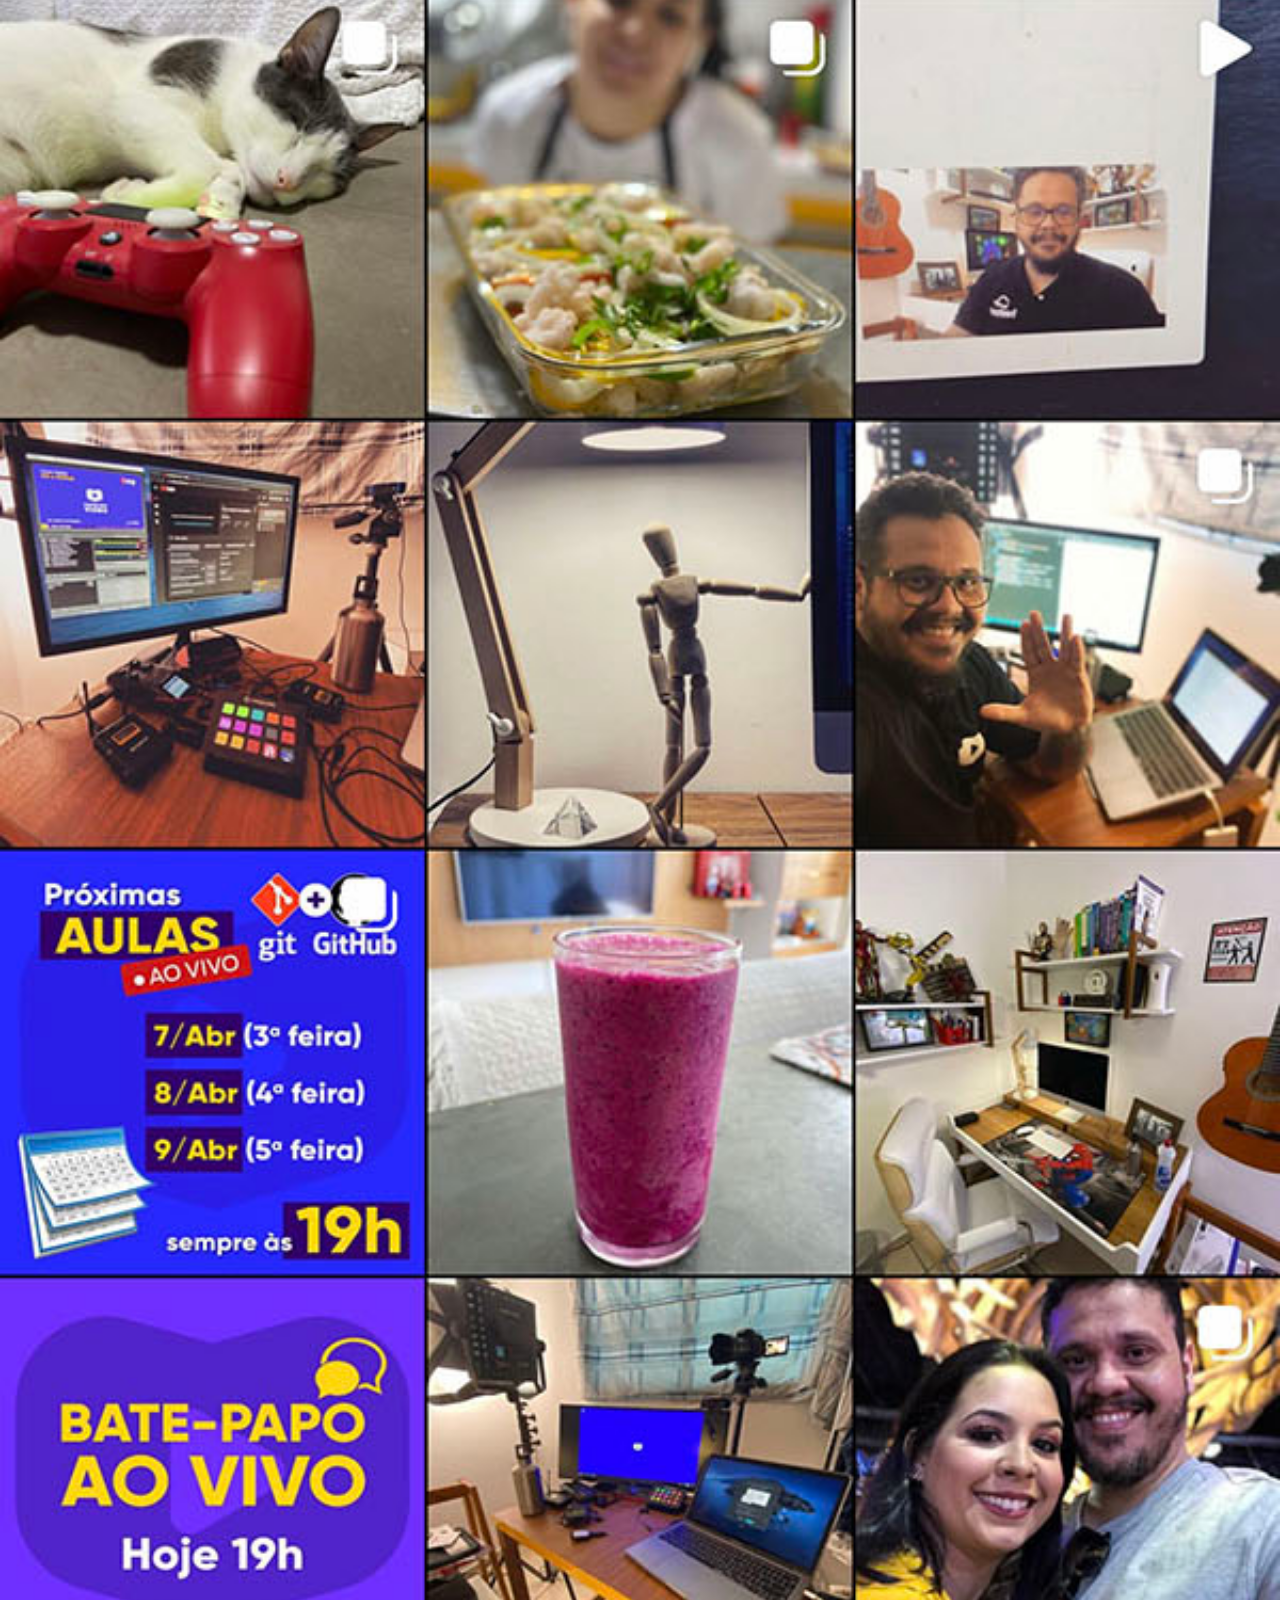
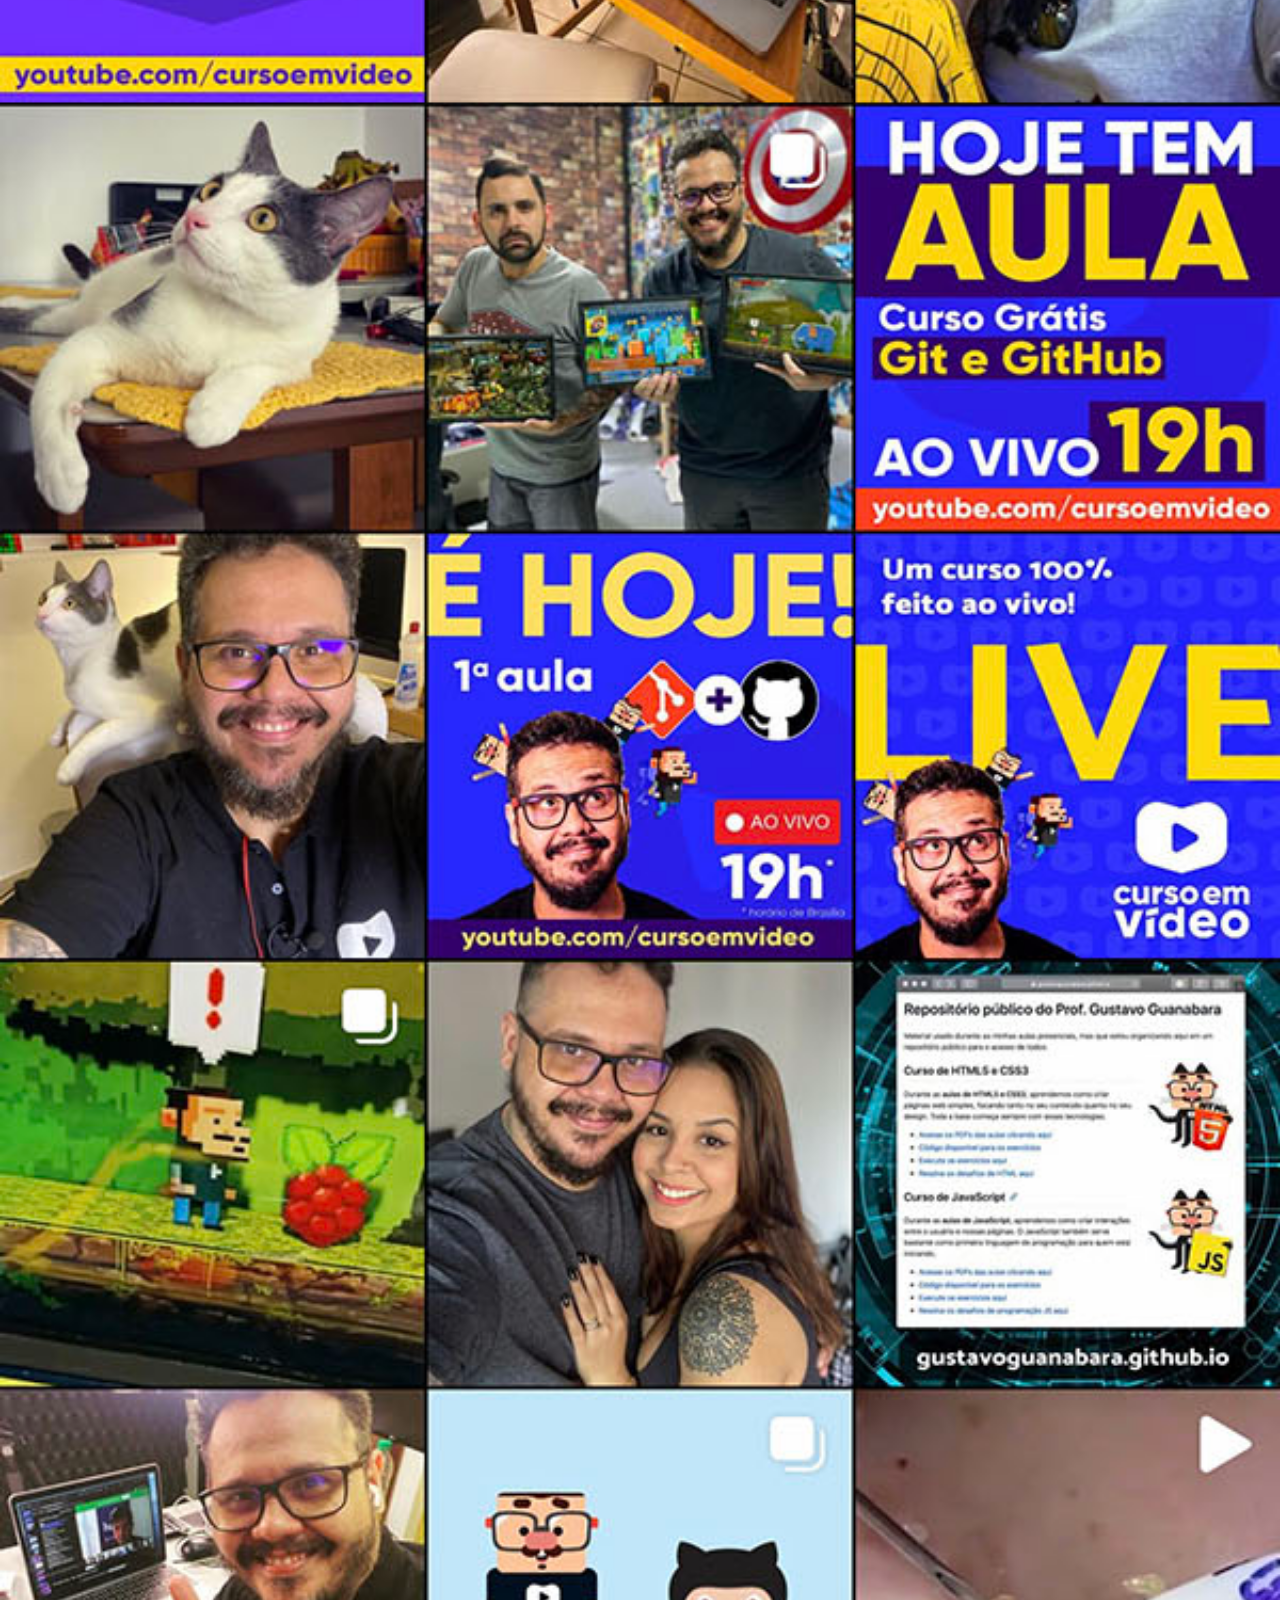
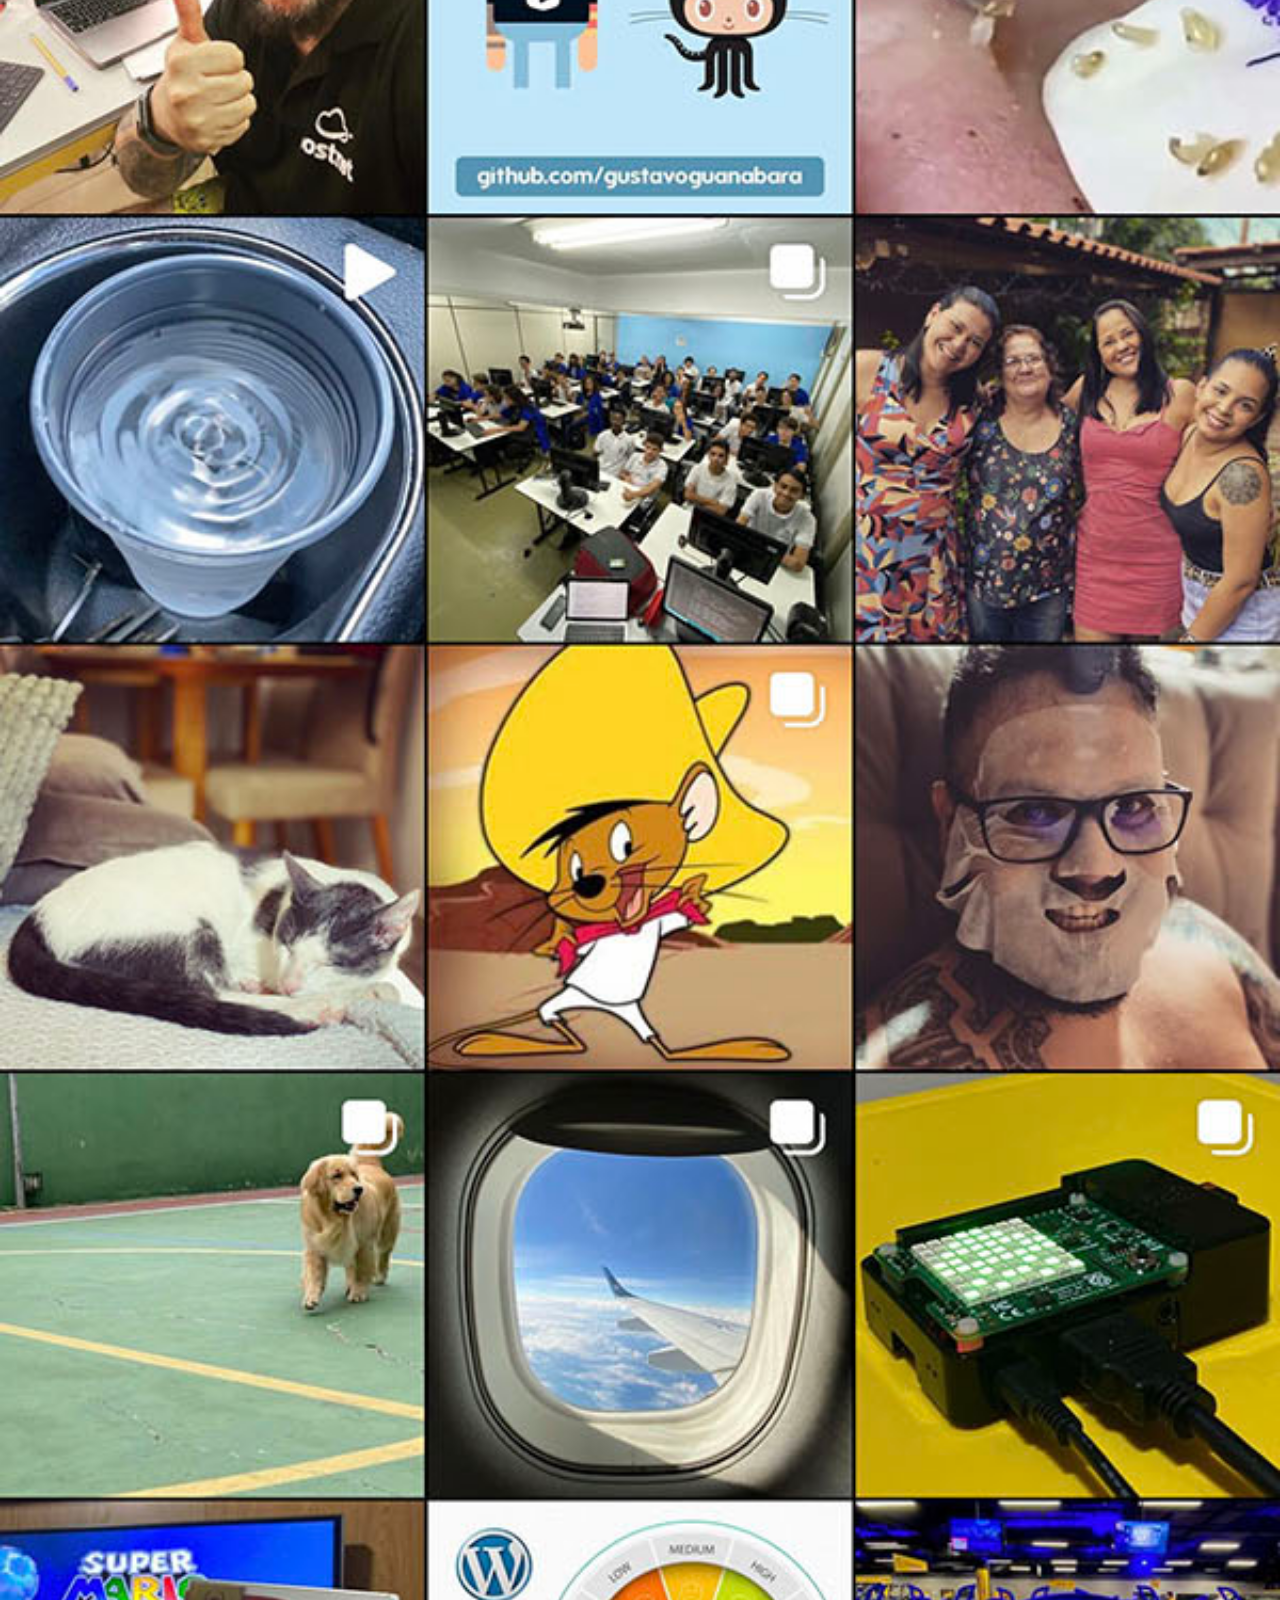
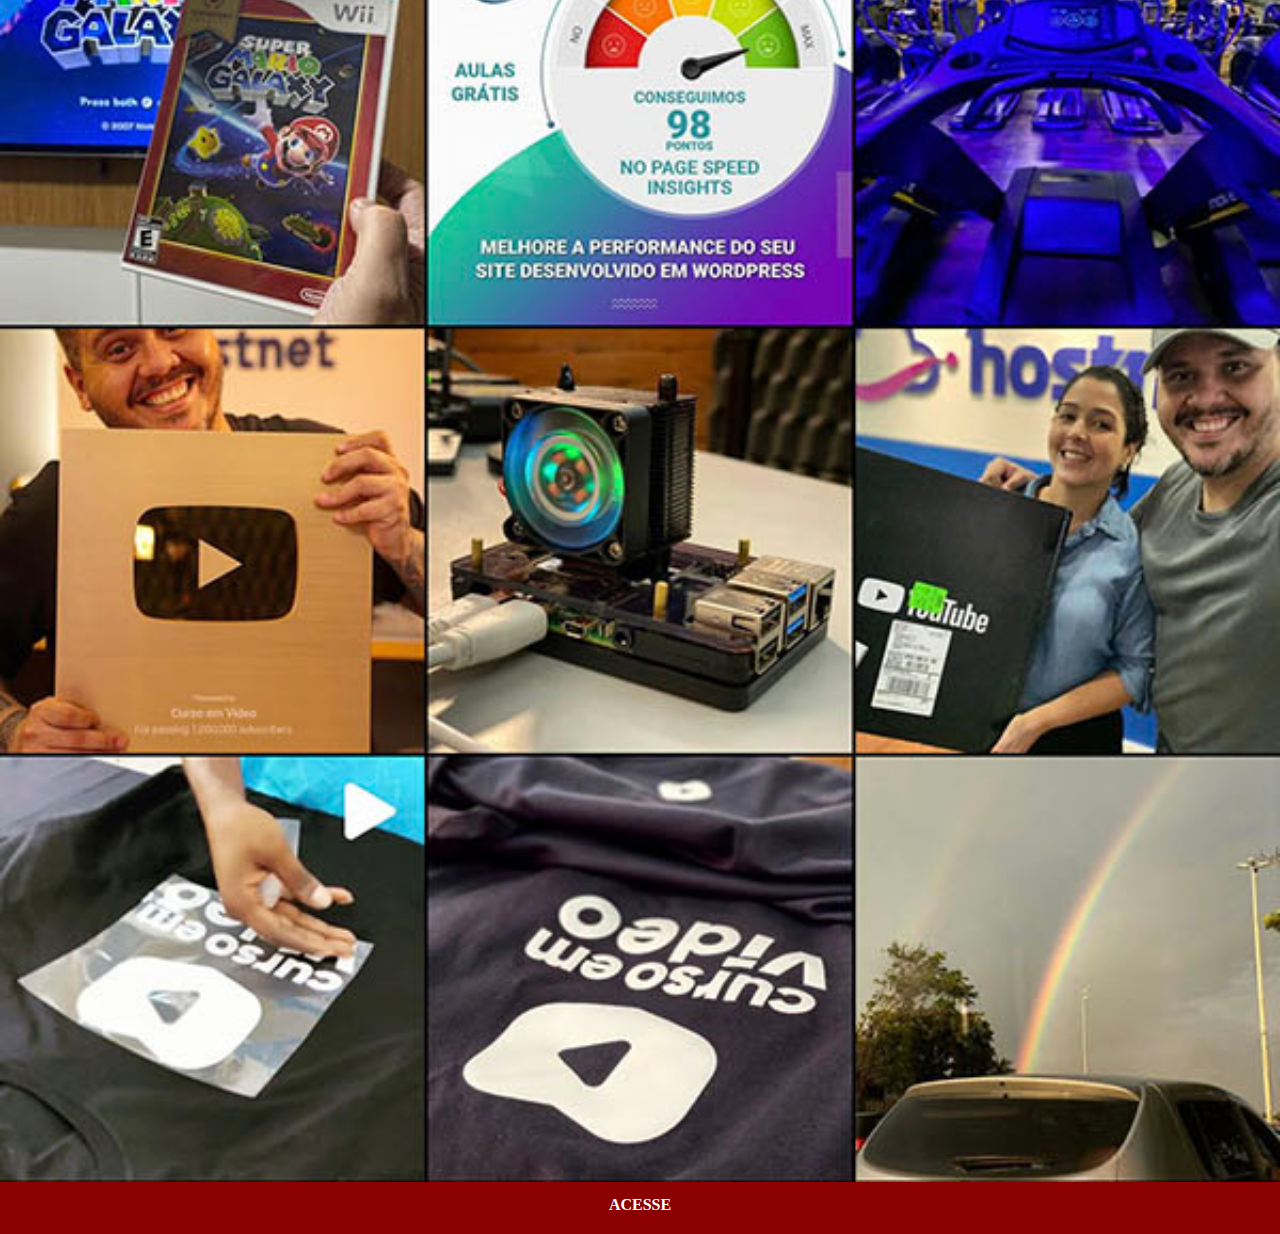
<file: instagram.html>
<!DOCTYPE html>
<html lang="pt-br">
<head>
    <meta charset="UTF-8">
    <meta http-equiv="X-UA-Compatible" content="IE=edge">
    <meta name="viewport" content="width=device-width, initial-scale=1.0">
    <title>Instagram</title>
    <link rel="stylesheet" href="estilos/social.css">
</head>
<body>
    <img src="imagens/tela-instagram.jpg" alt="">
    <a href="https://www.instagram.com/mm_fekete/?theme=dark" target="_blank">ACESSE</a>
</body>
</html>
</file>
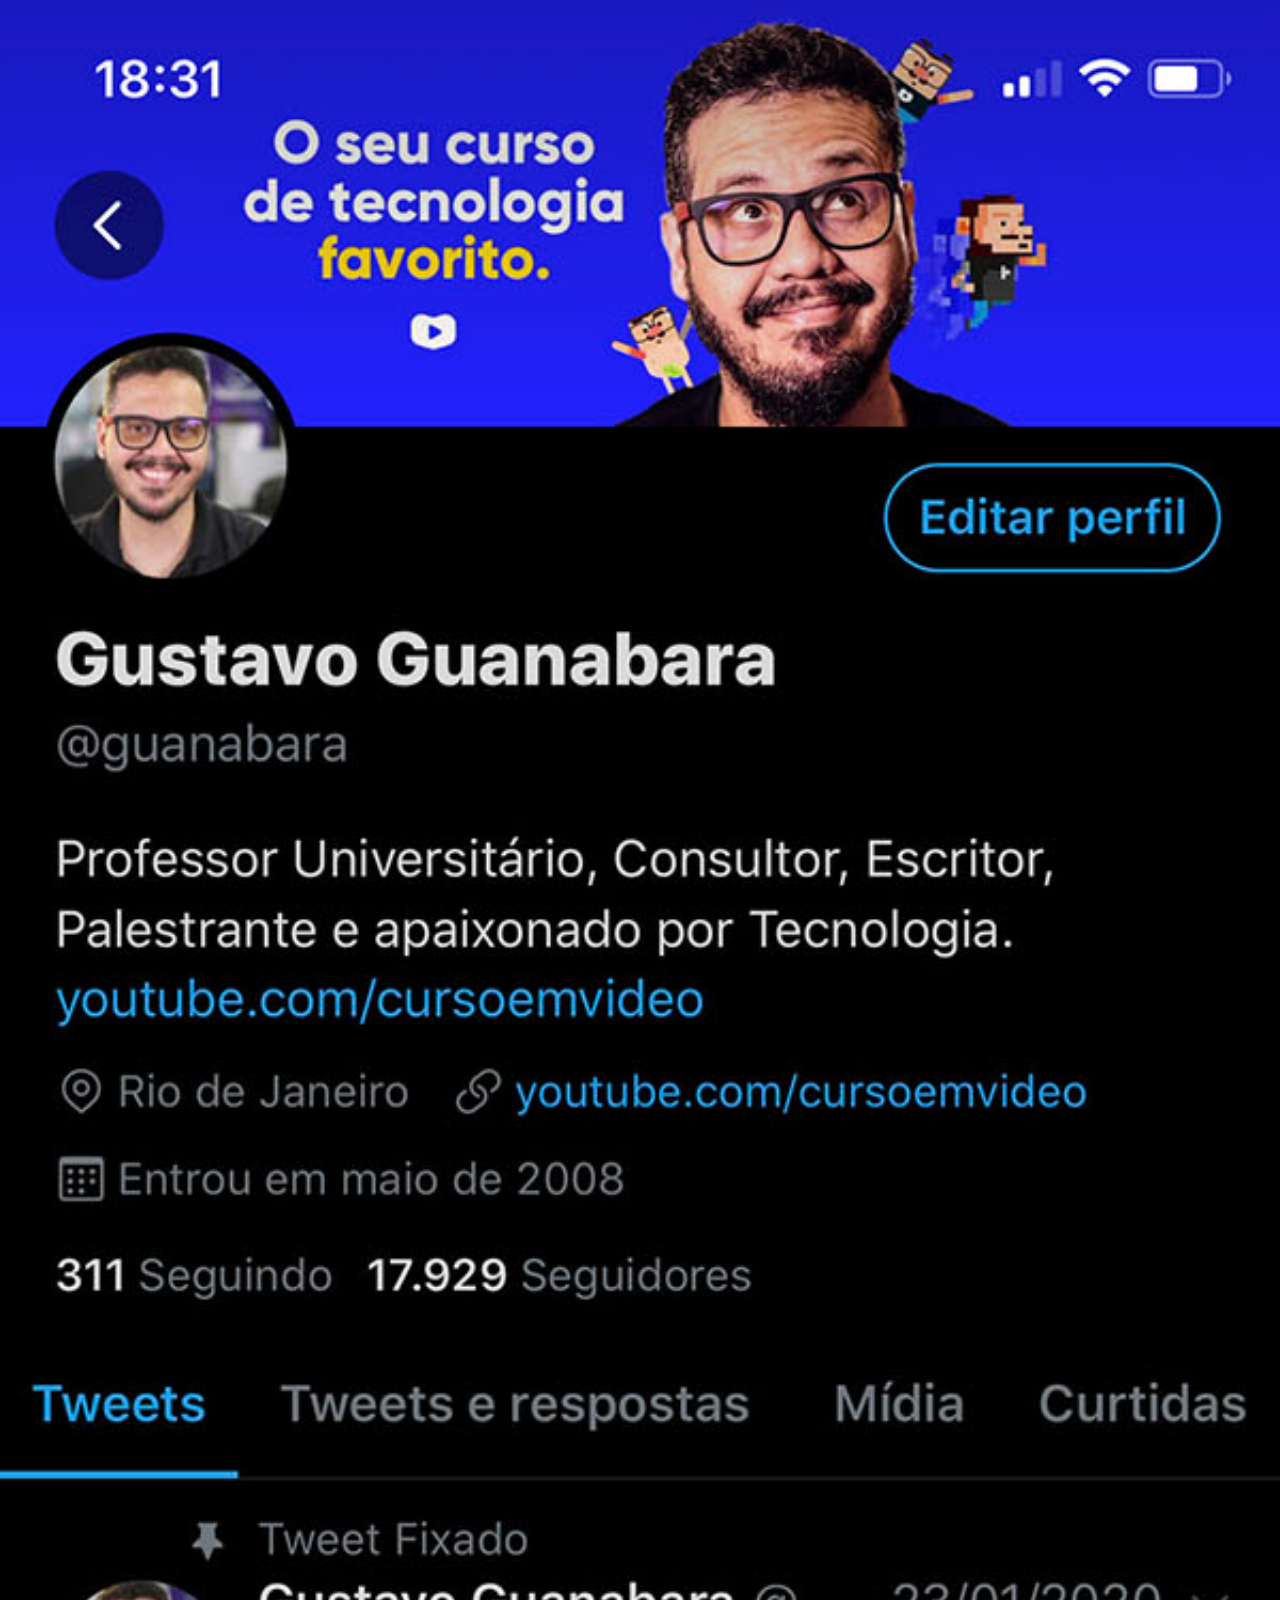
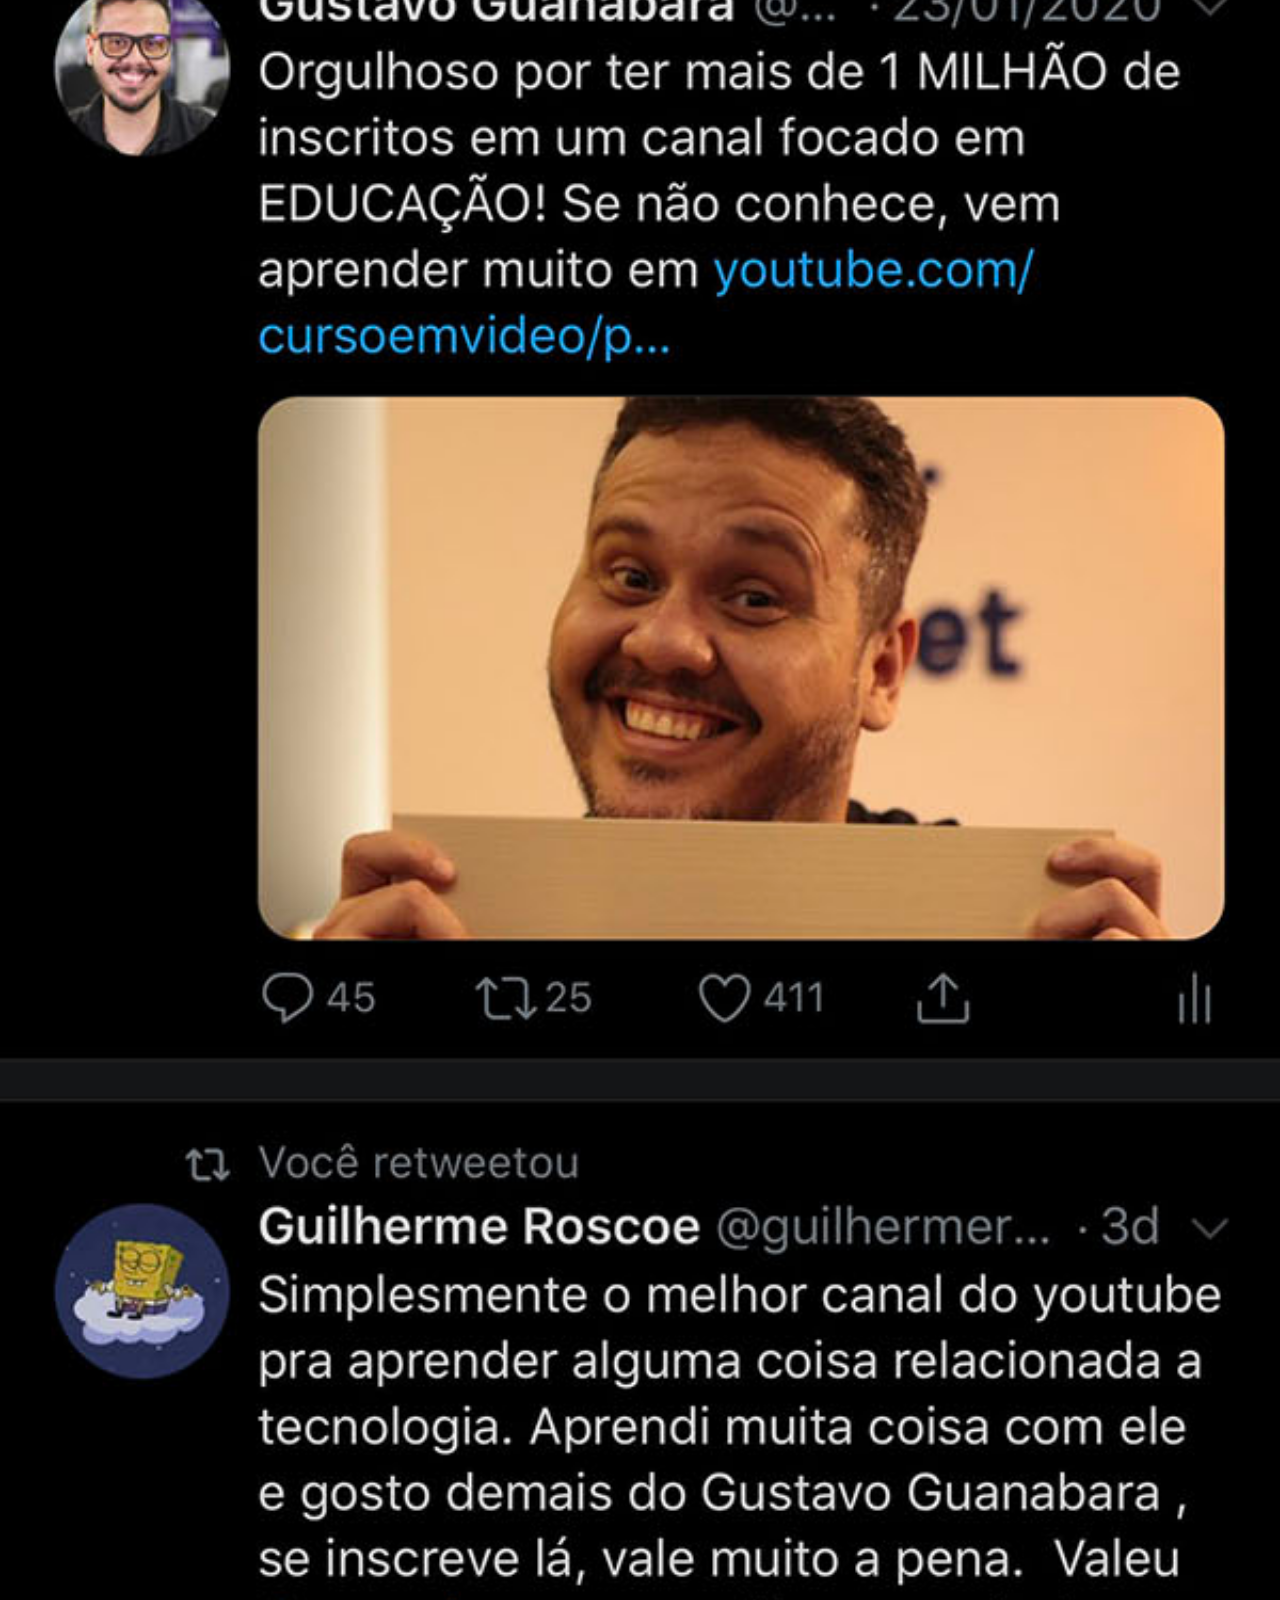
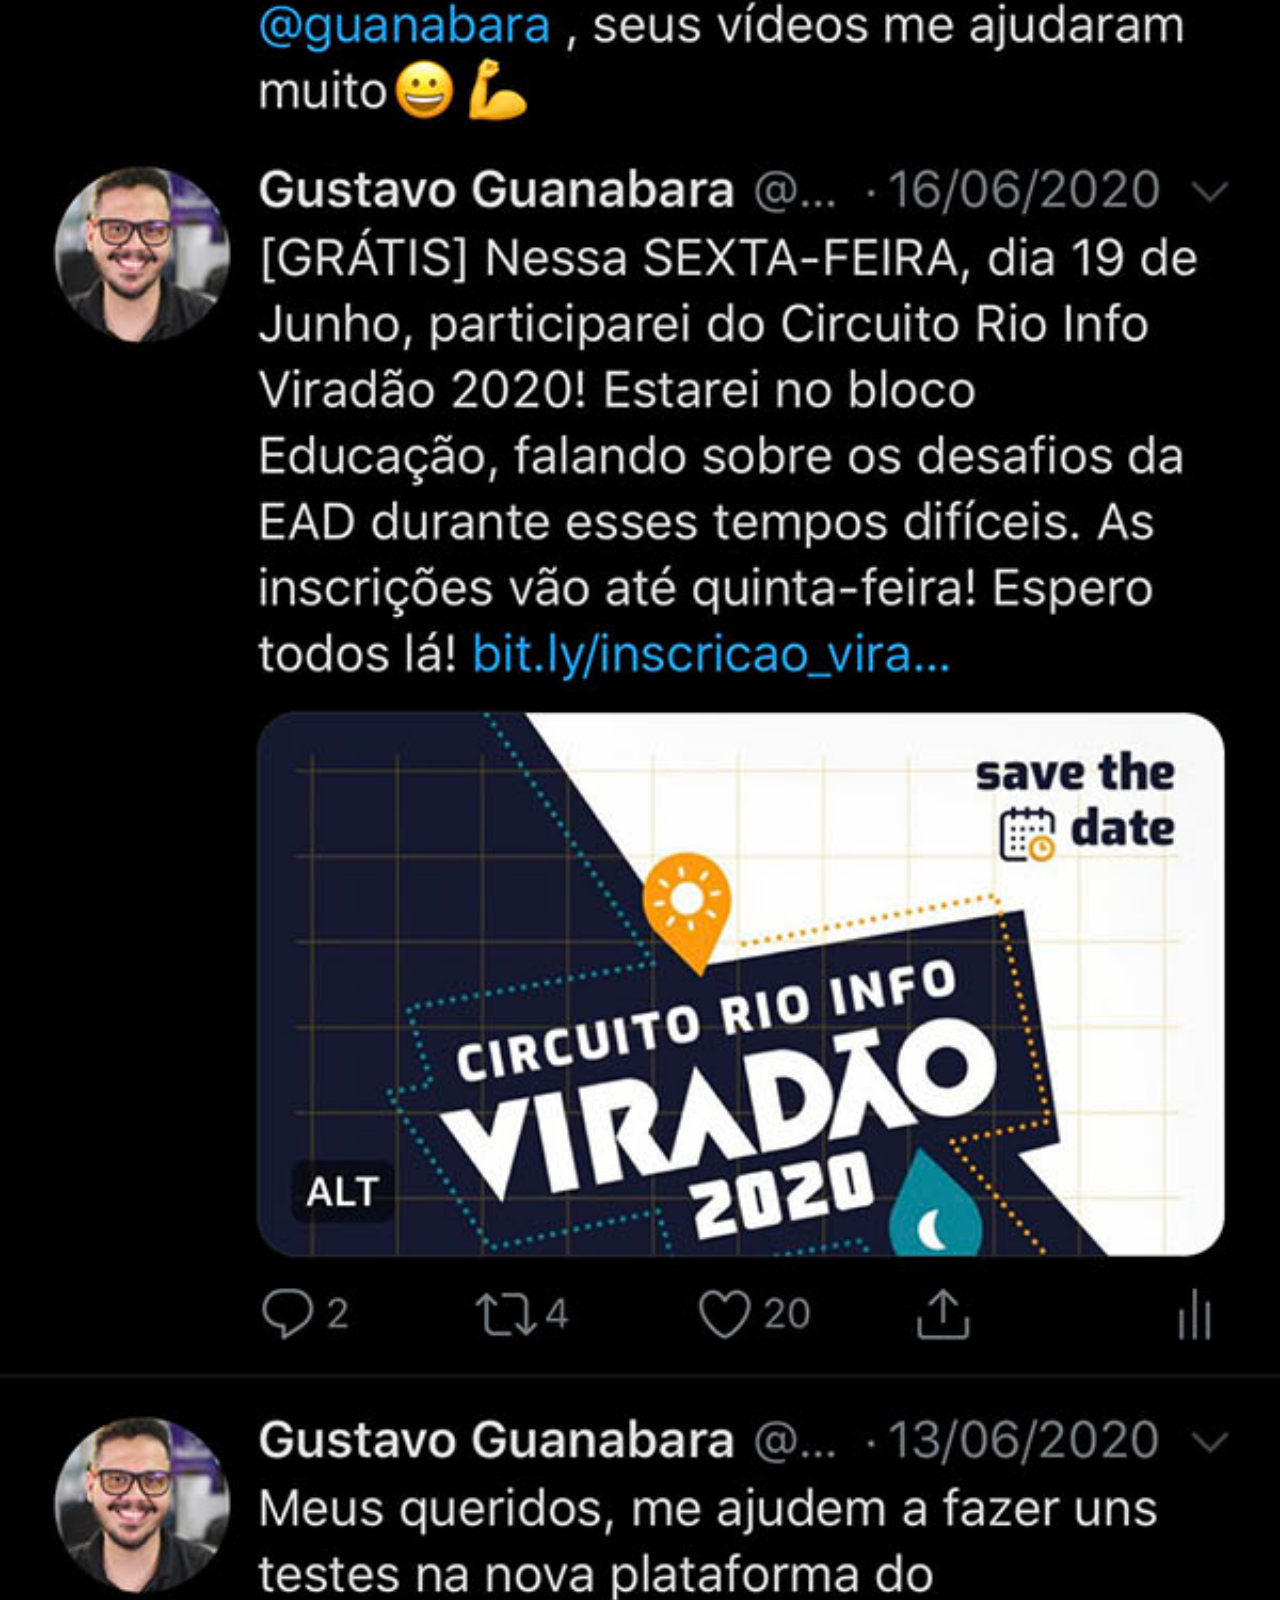
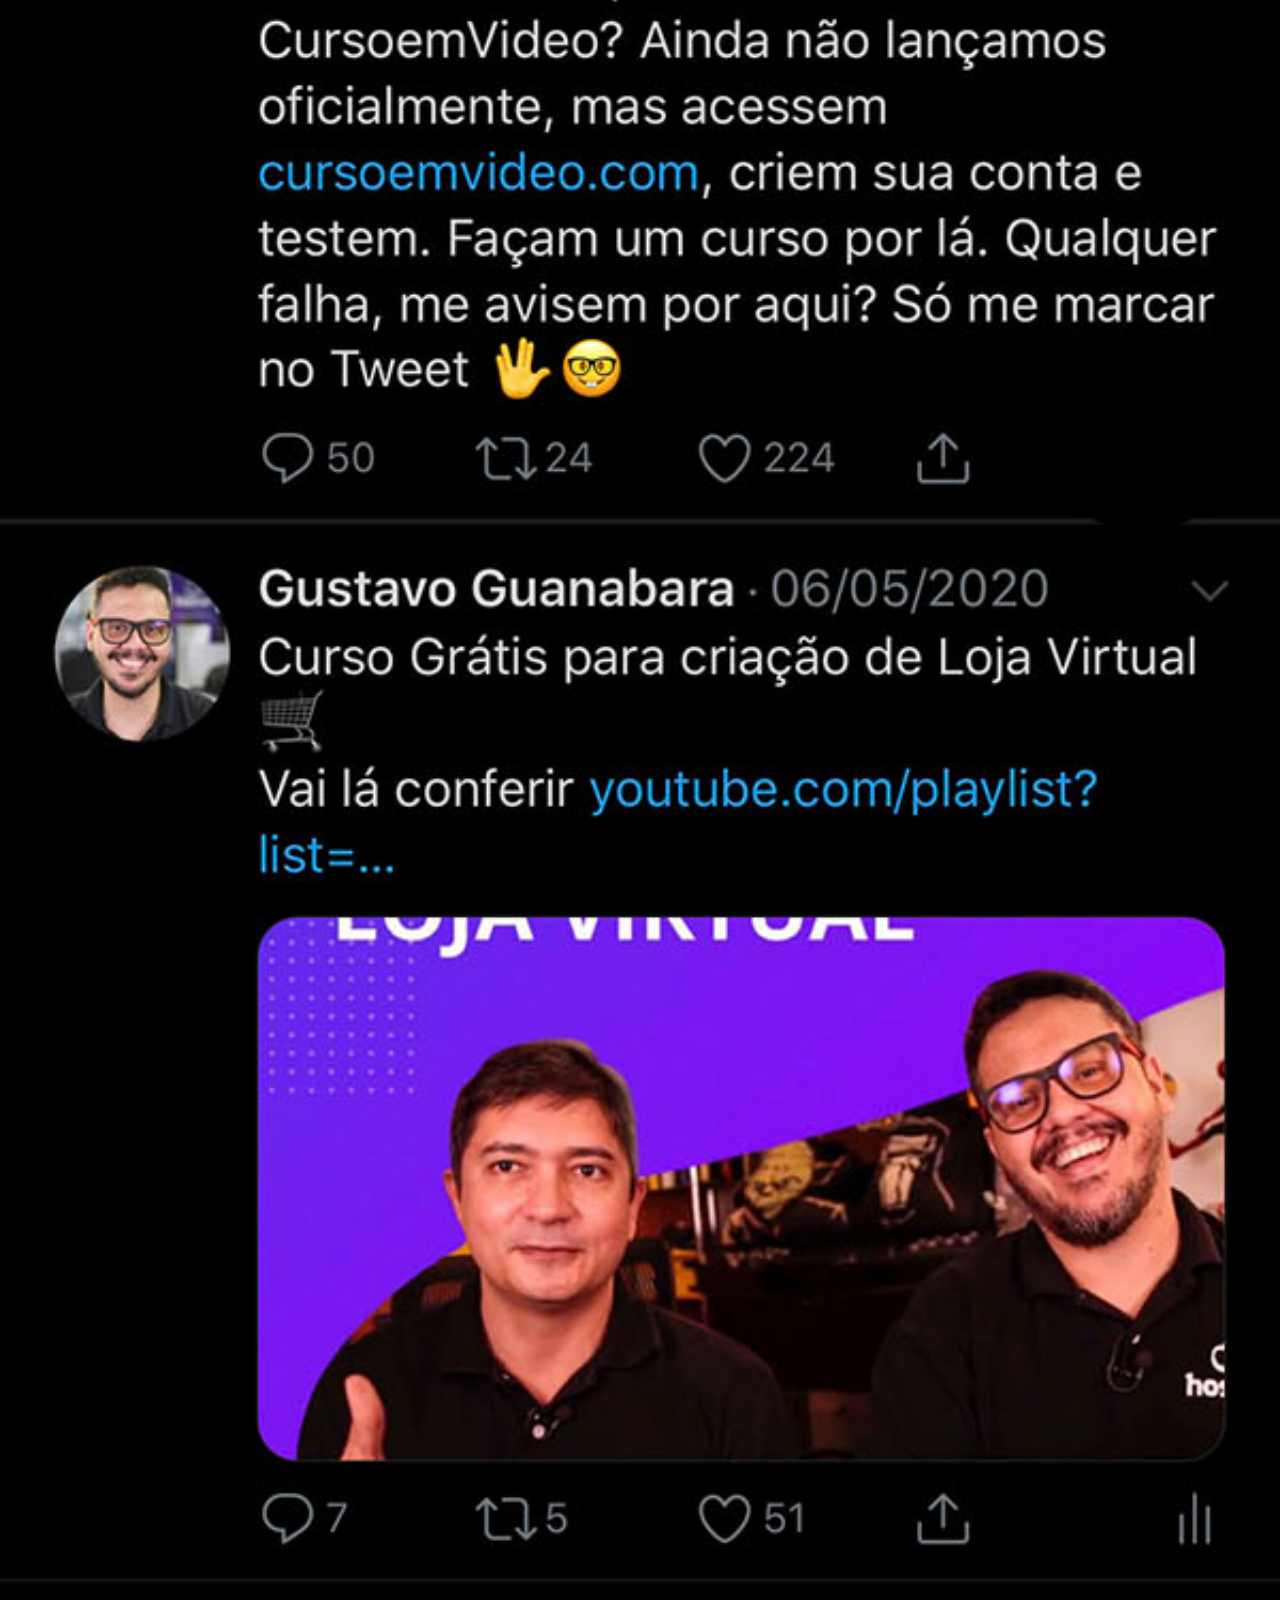
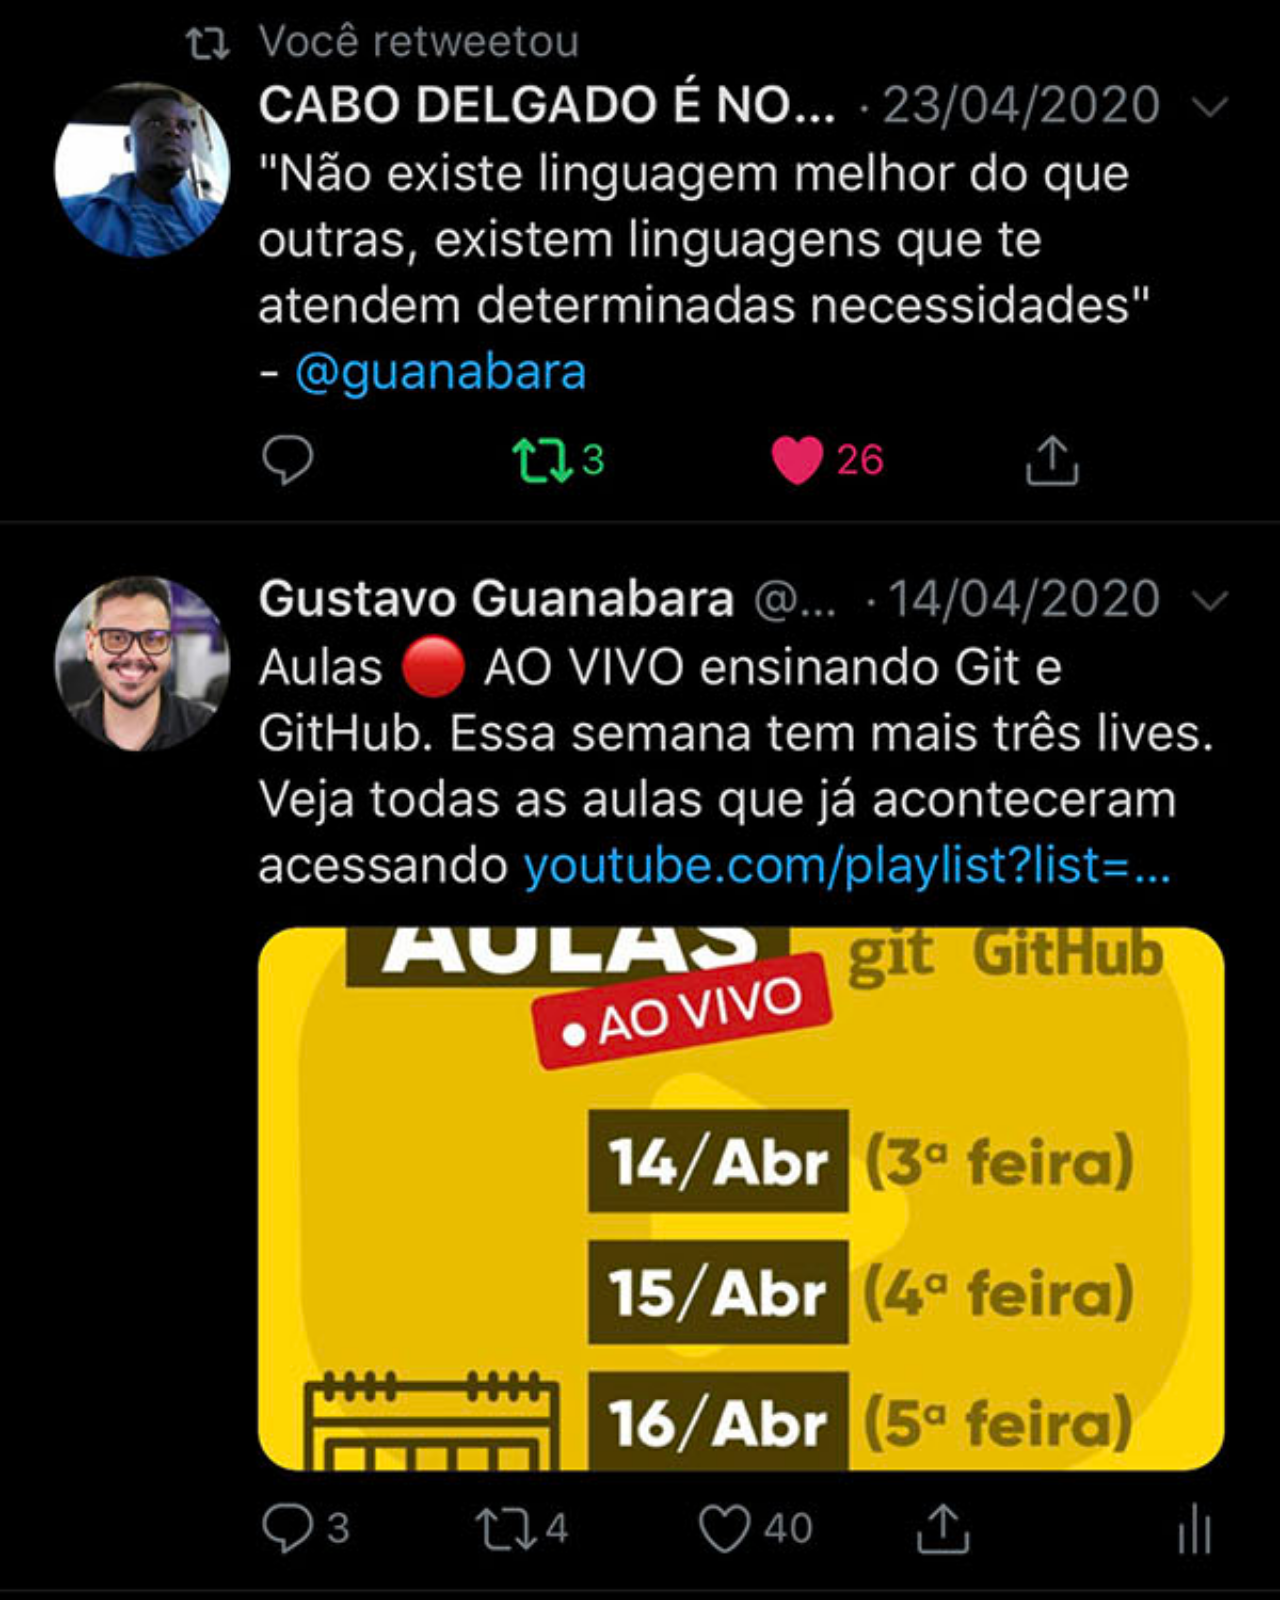
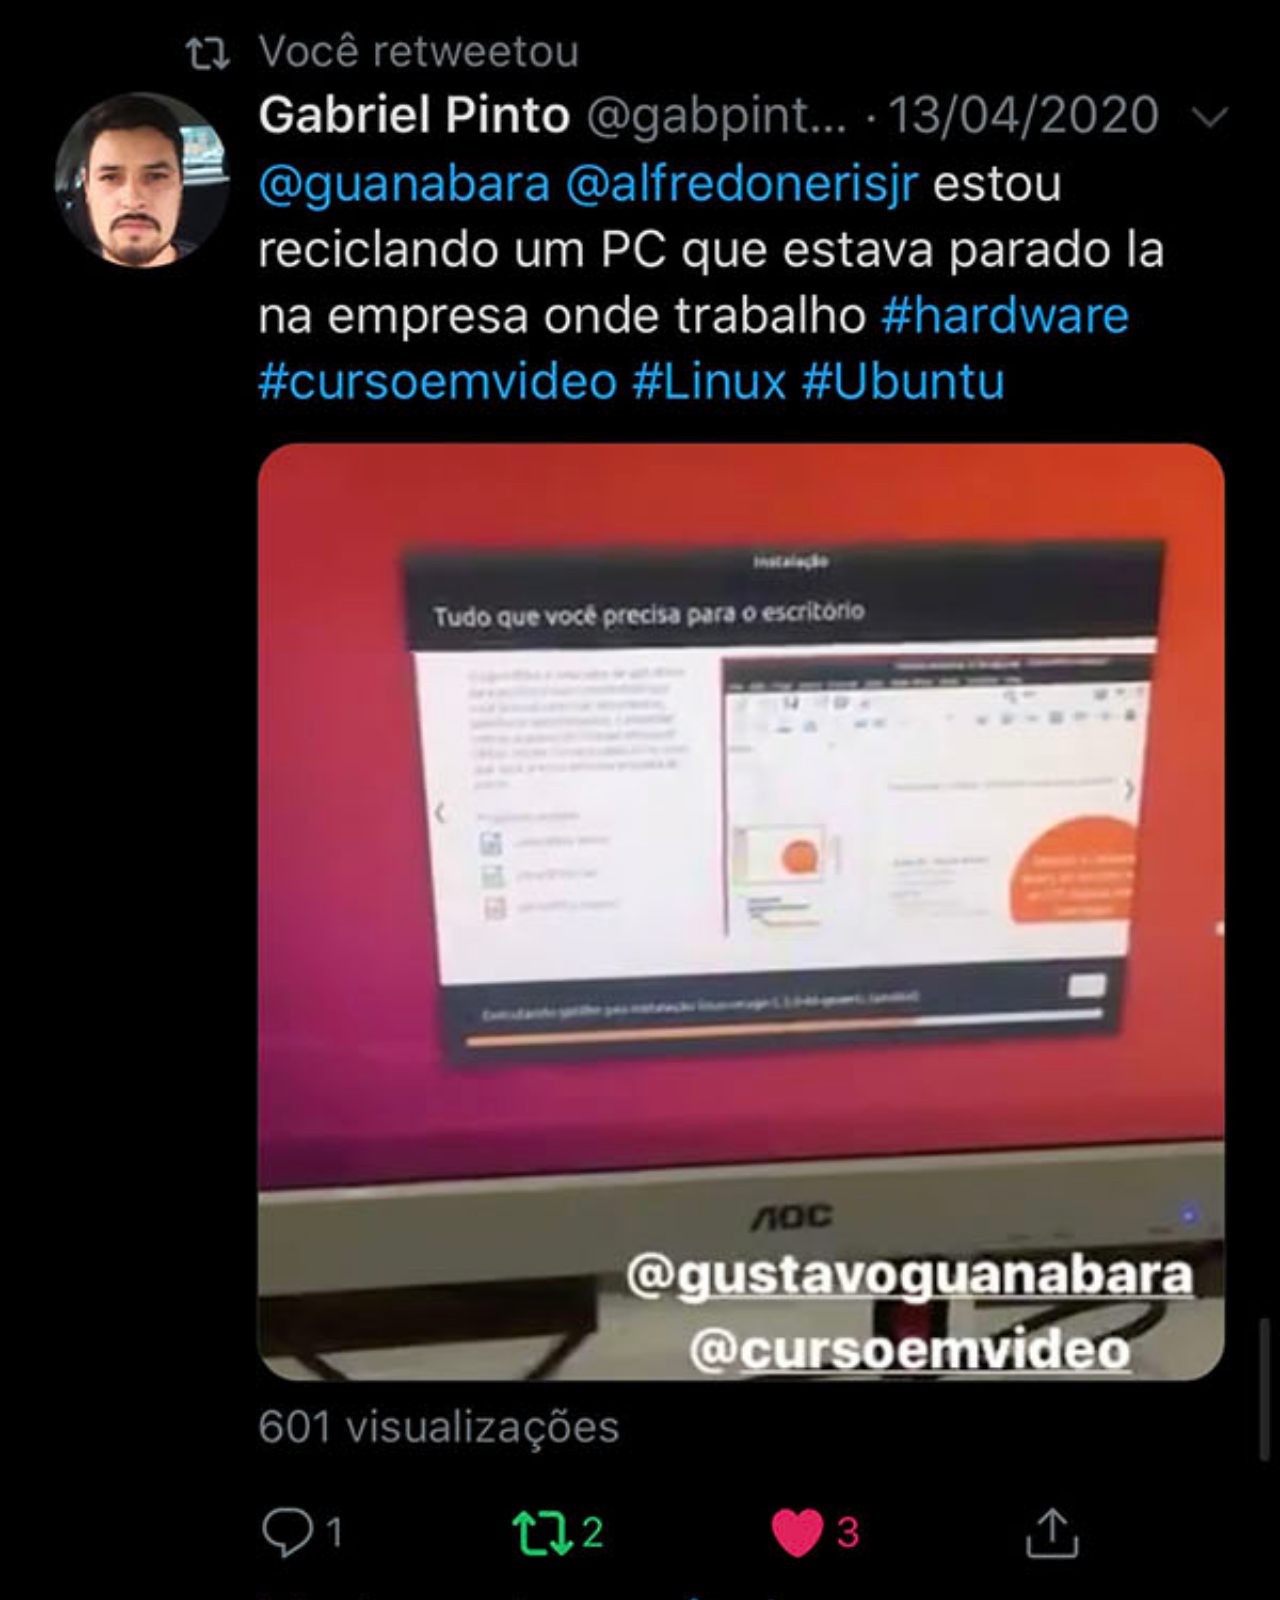
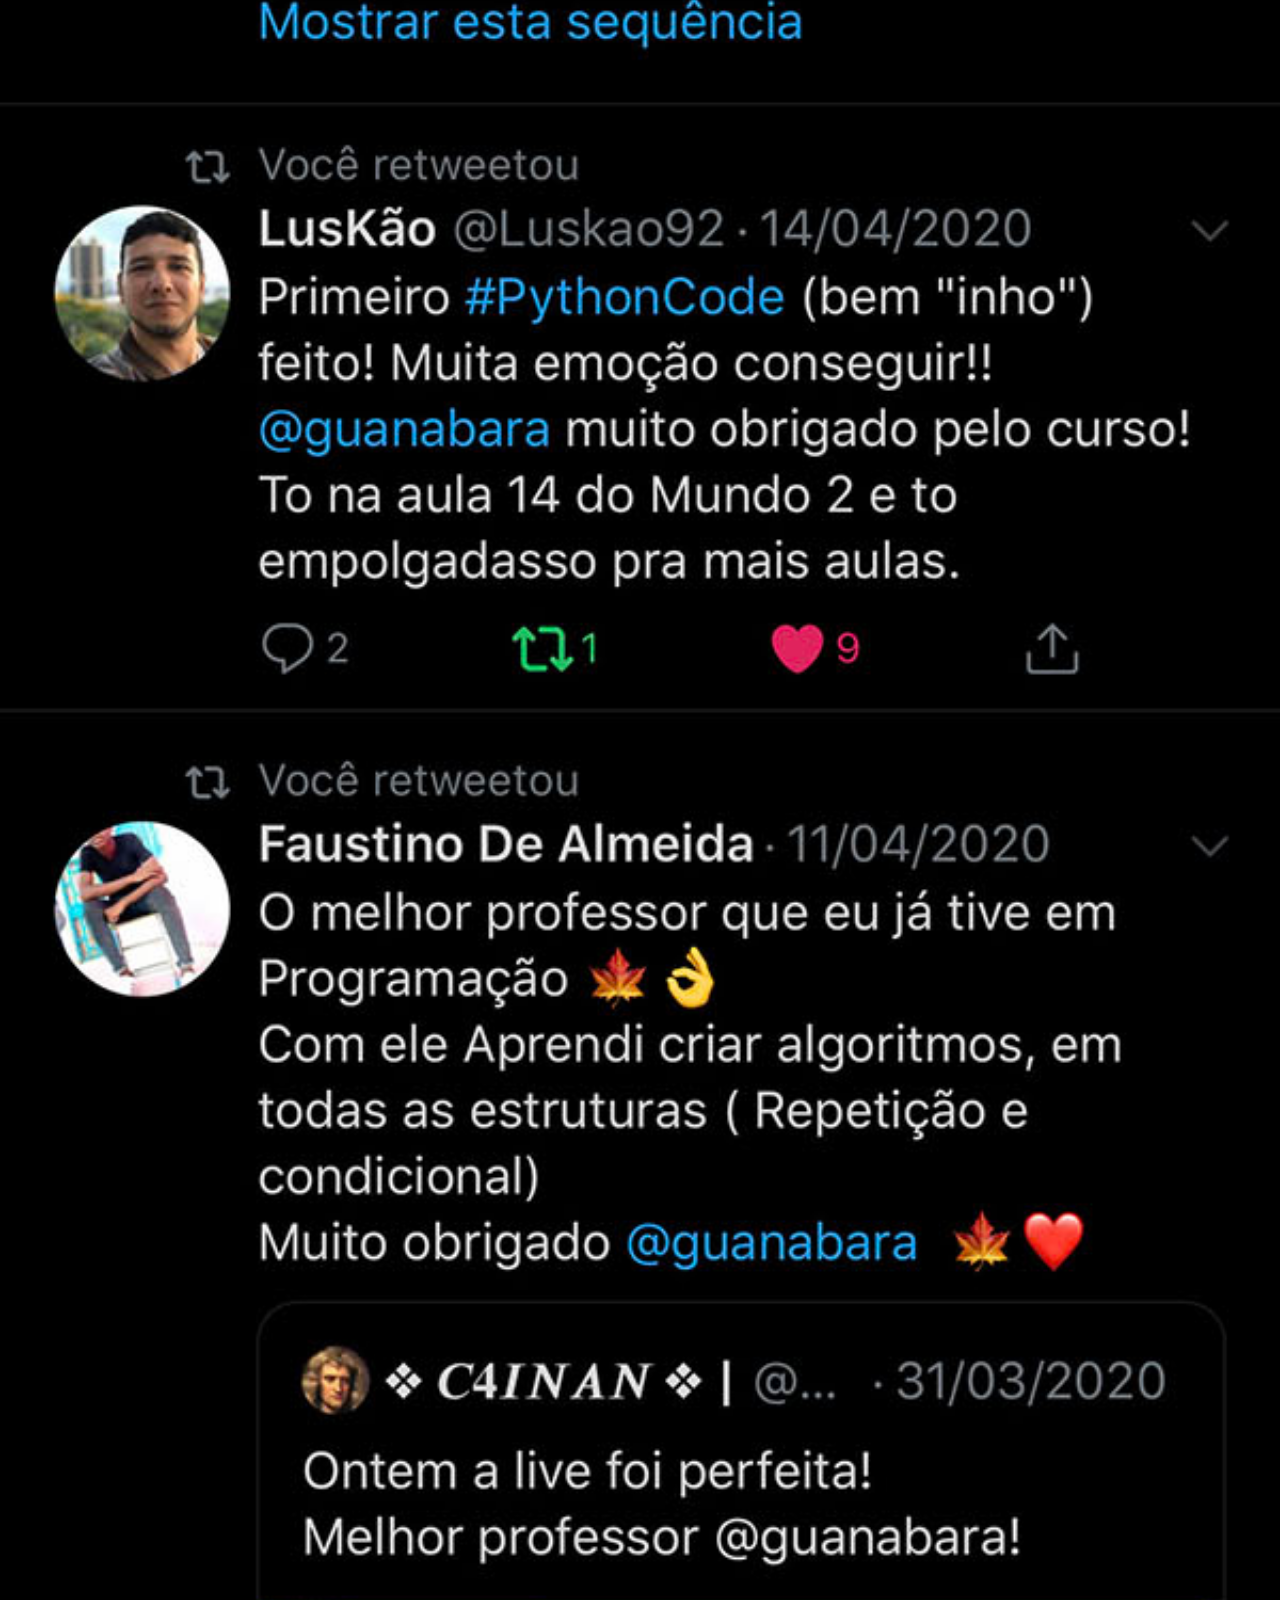
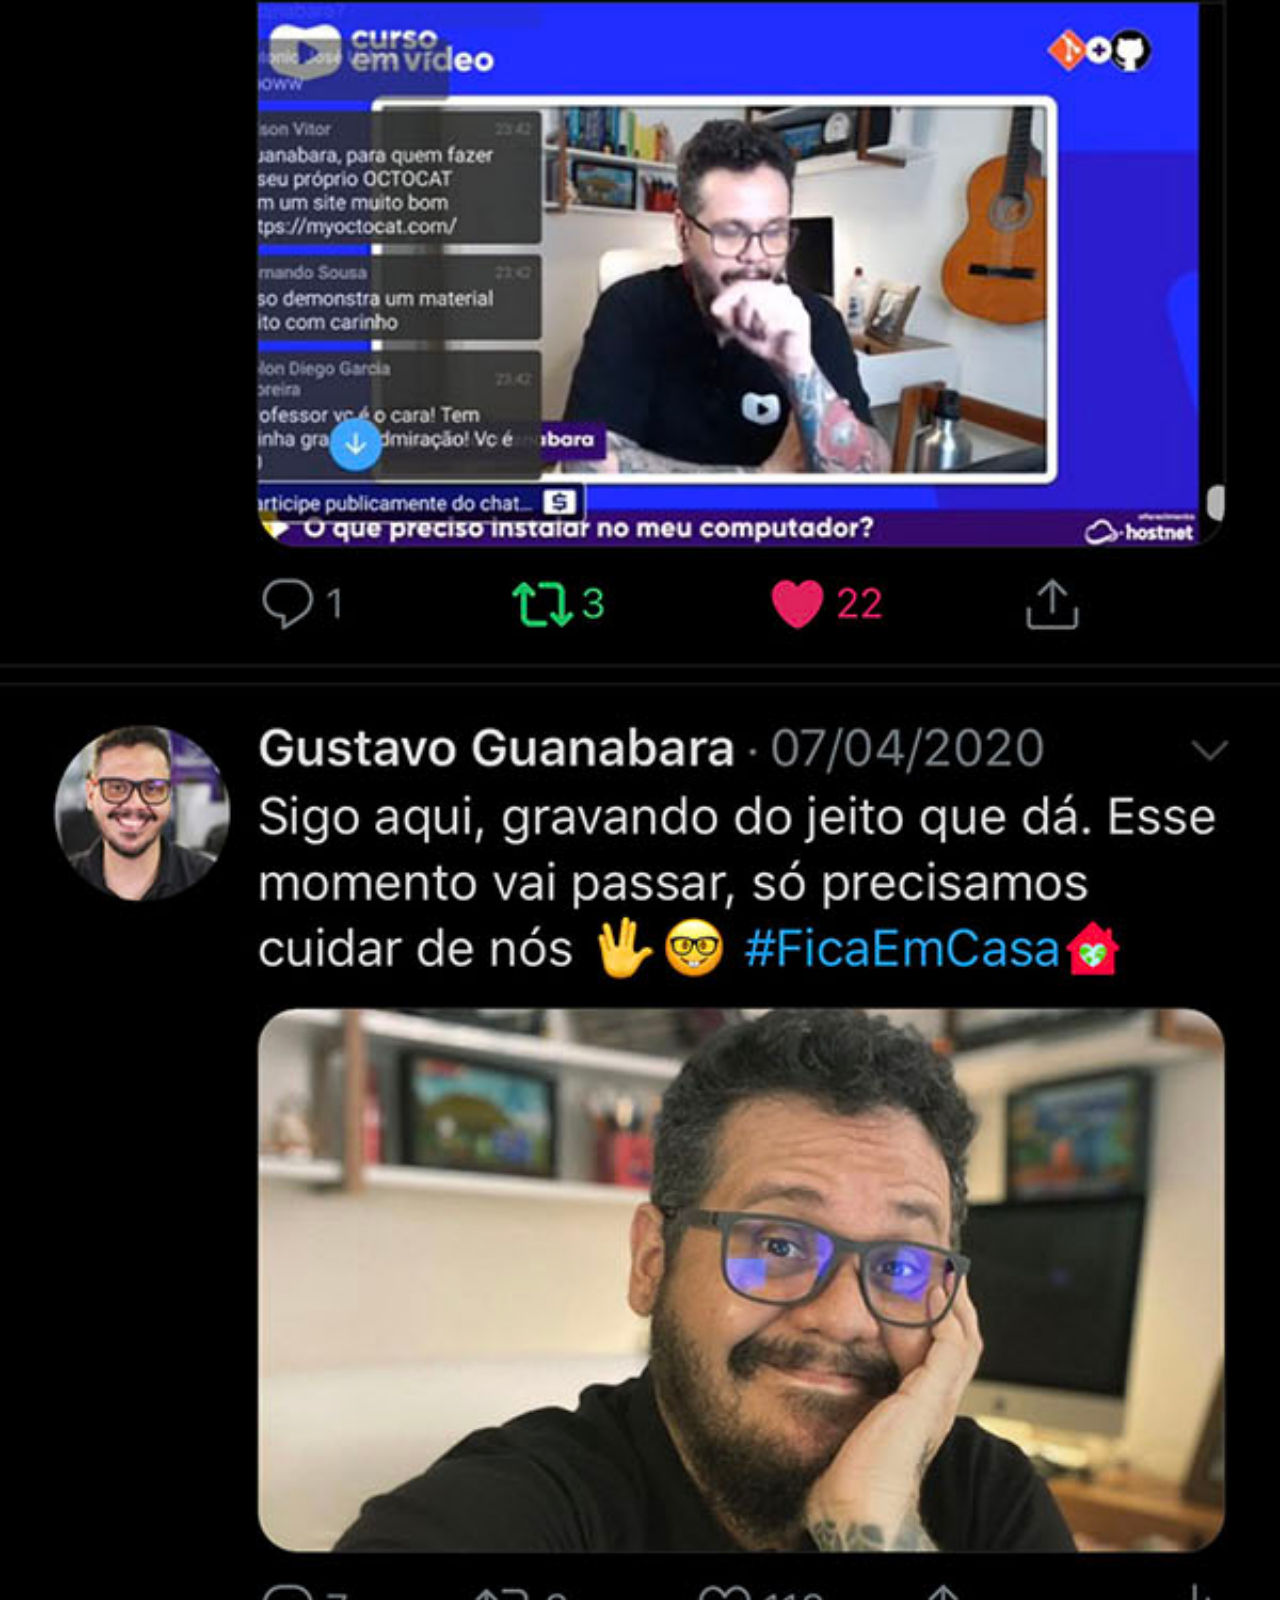
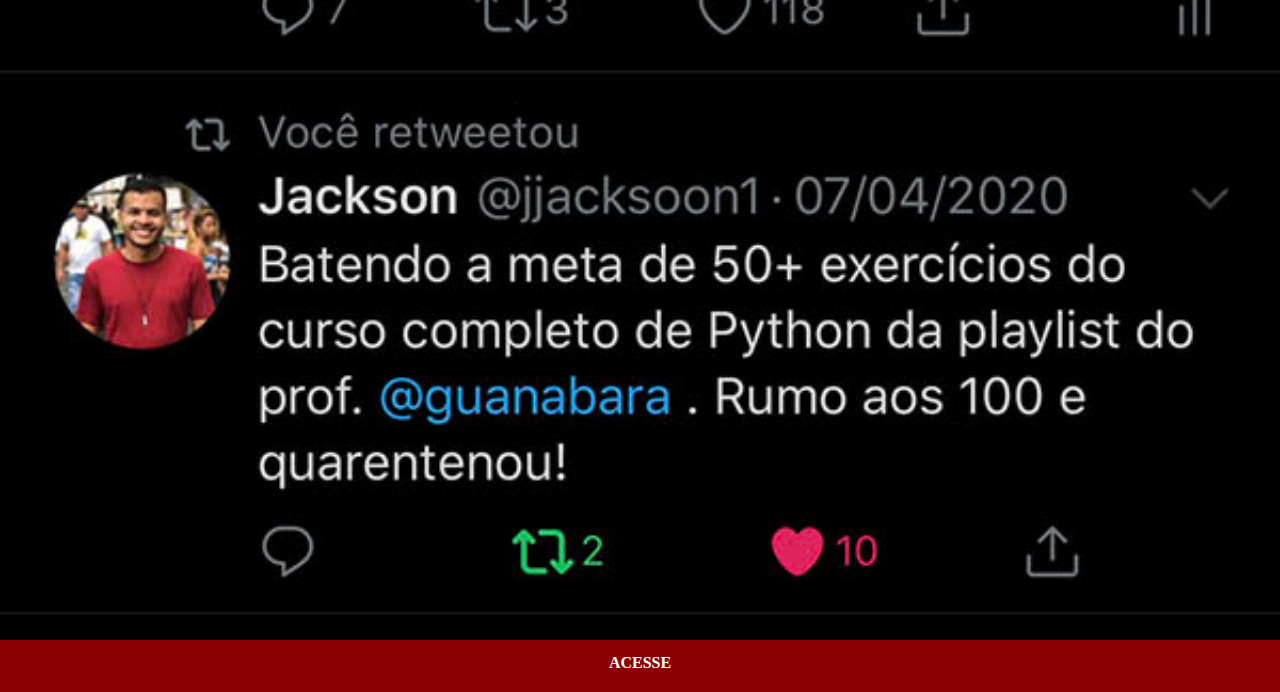
<file: twitter.html>
<!DOCTYPE html>
<html lang="pt-br">
<head>
    <meta charset="UTF-8">
    <meta http-equiv="X-UA-Compatible" content="IE=edge">
    <meta name="viewport" content="width=device-width, initial-scale=1.0">
    <title>Twitter</title>
    <link rel="stylesheet" href="estilos/social.css">
</head>
<body>
    <img src="imagens/tela-twitter.jpg" alt="">
    <a href="https://twitter.com/i/flow/login?input_flow_data=%7B%22requested_variant%22%3A%22eyJsYW5nIjoicHQifQ%3D%3D%22%7D" target="_blank">ACESSE</a>
</body>
</html>
</file>
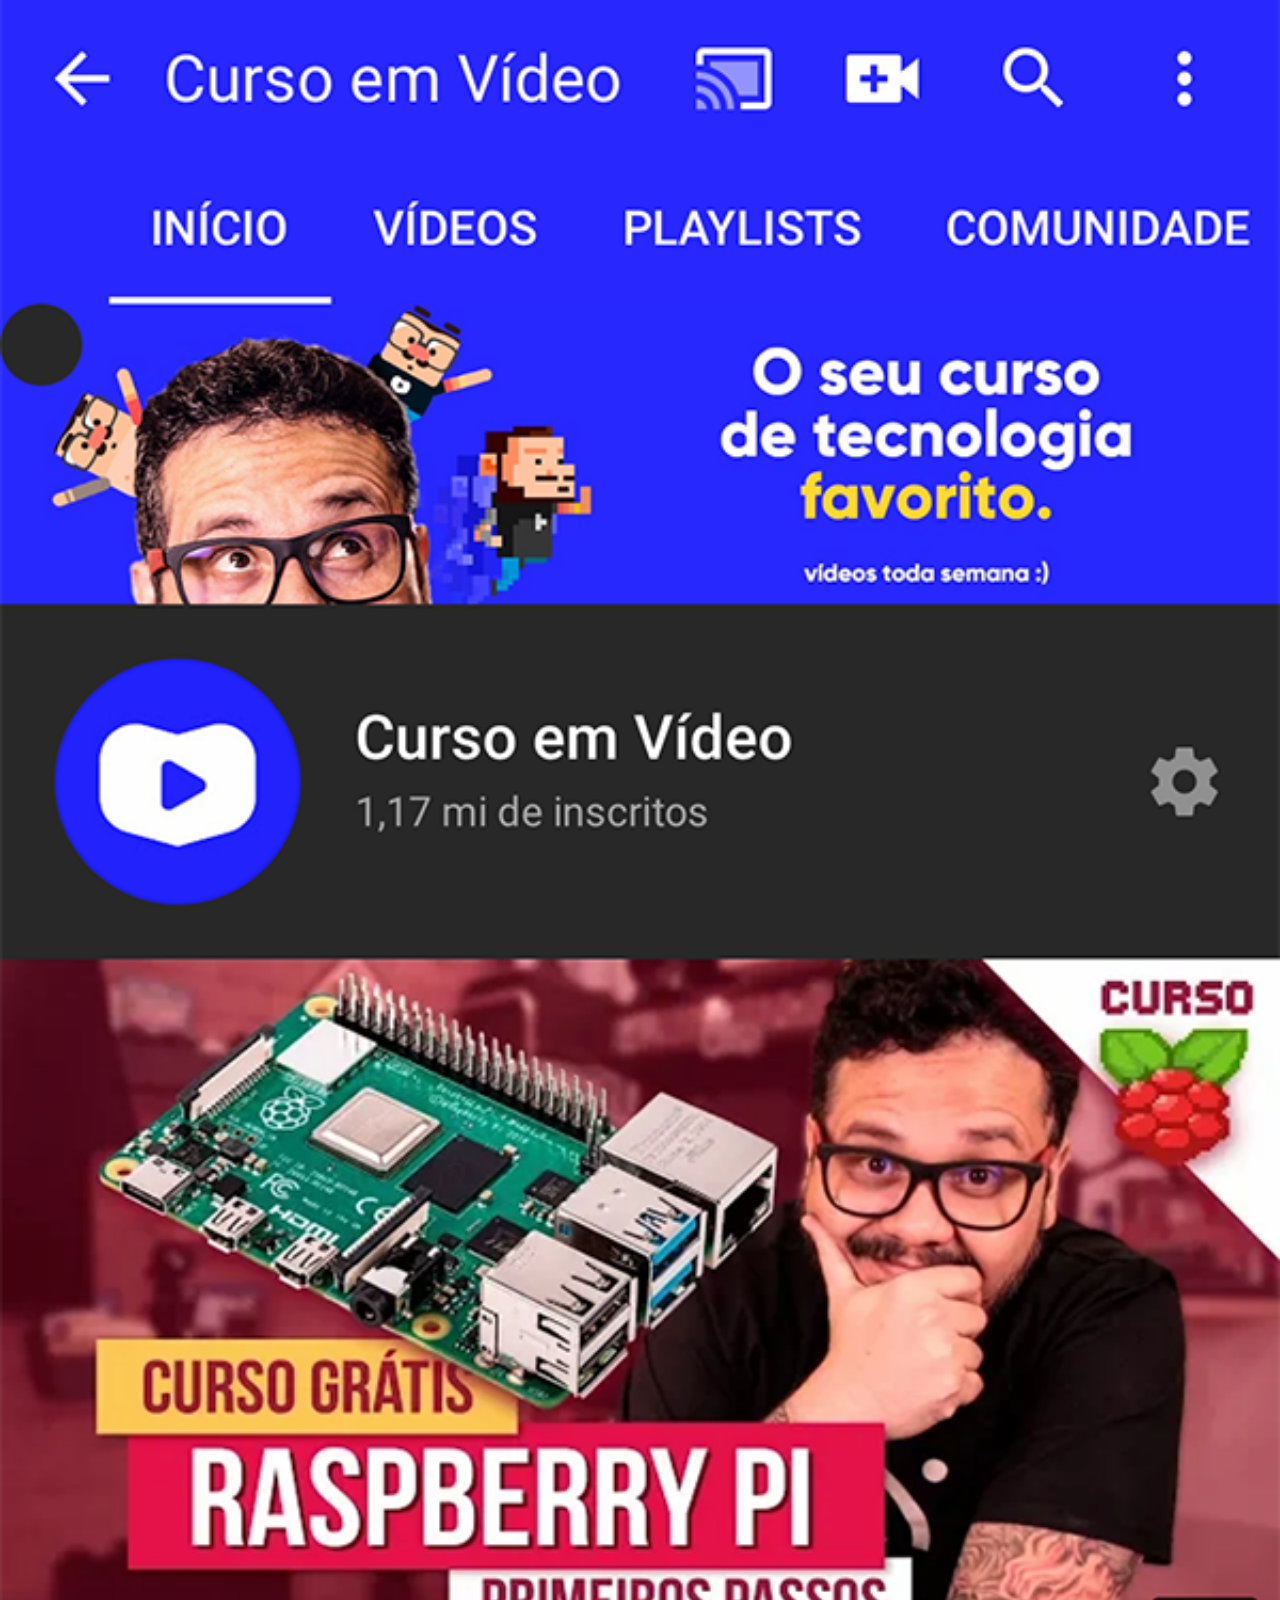
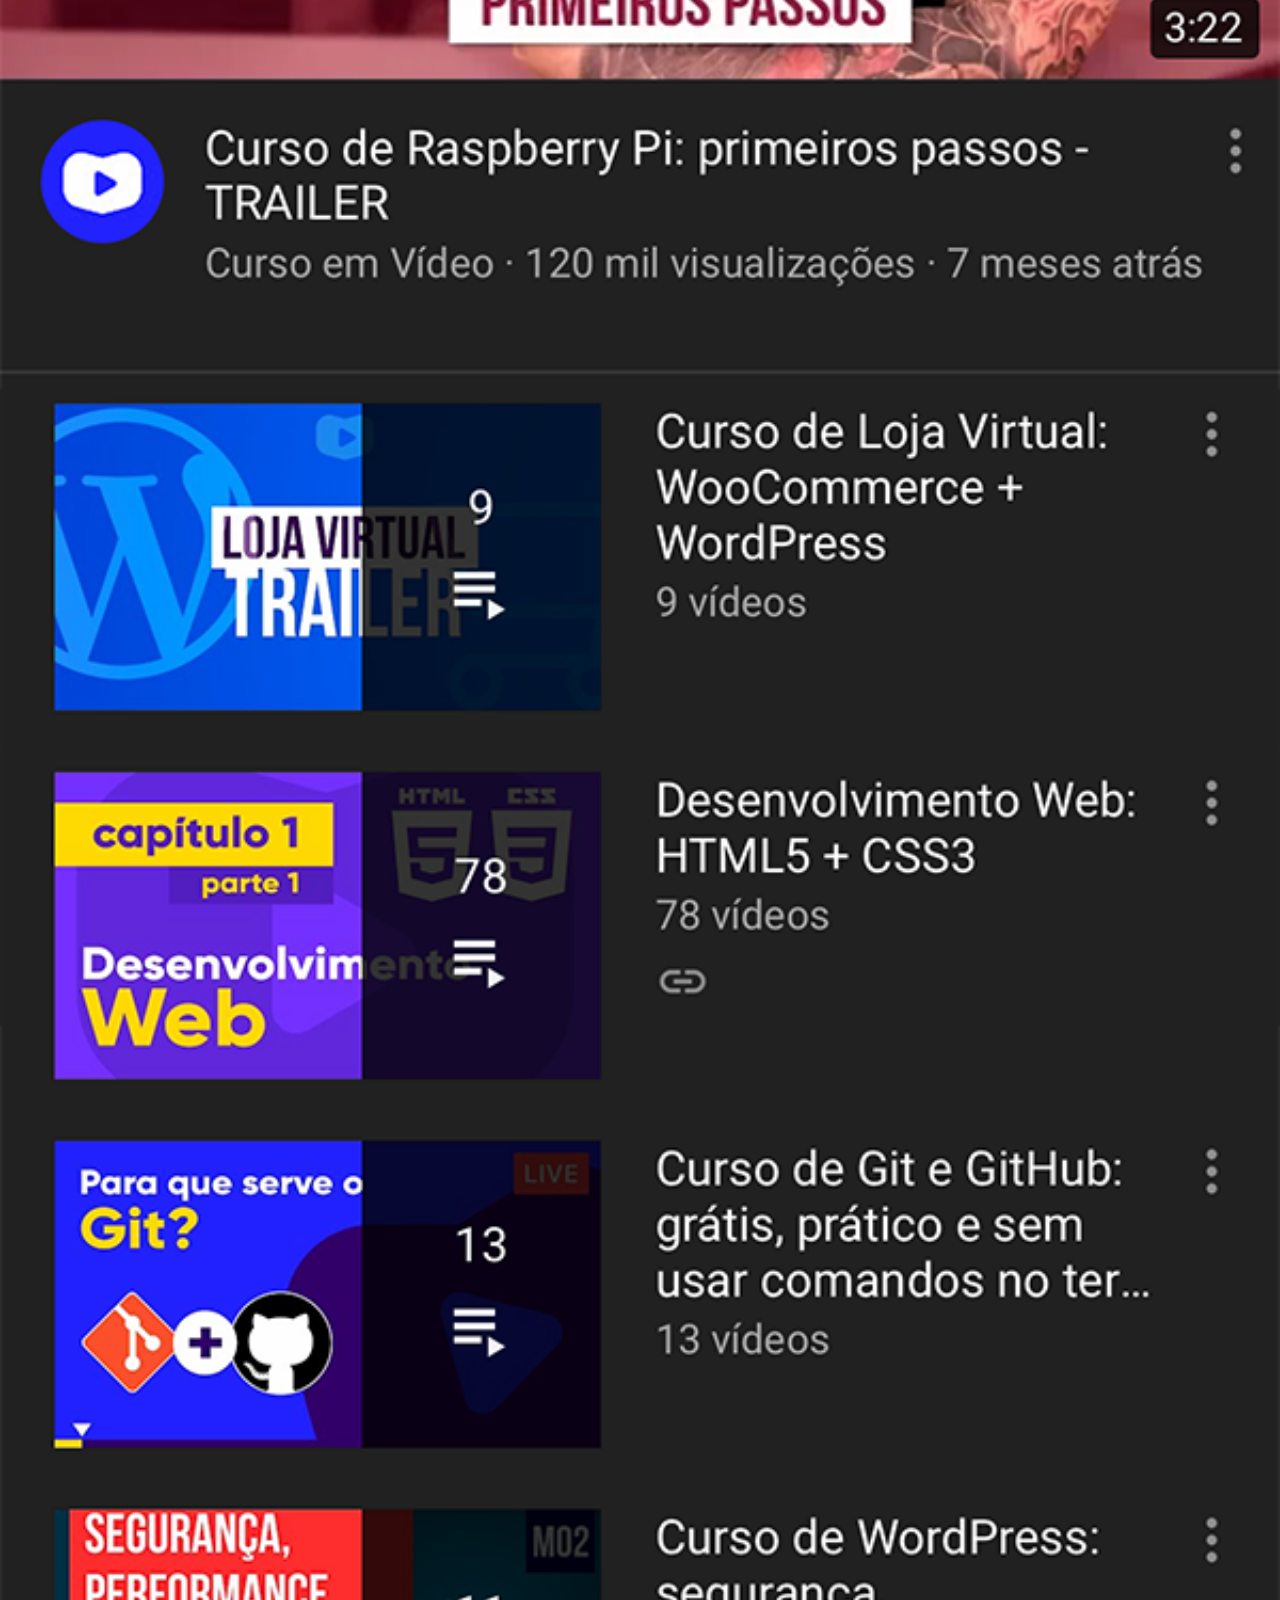
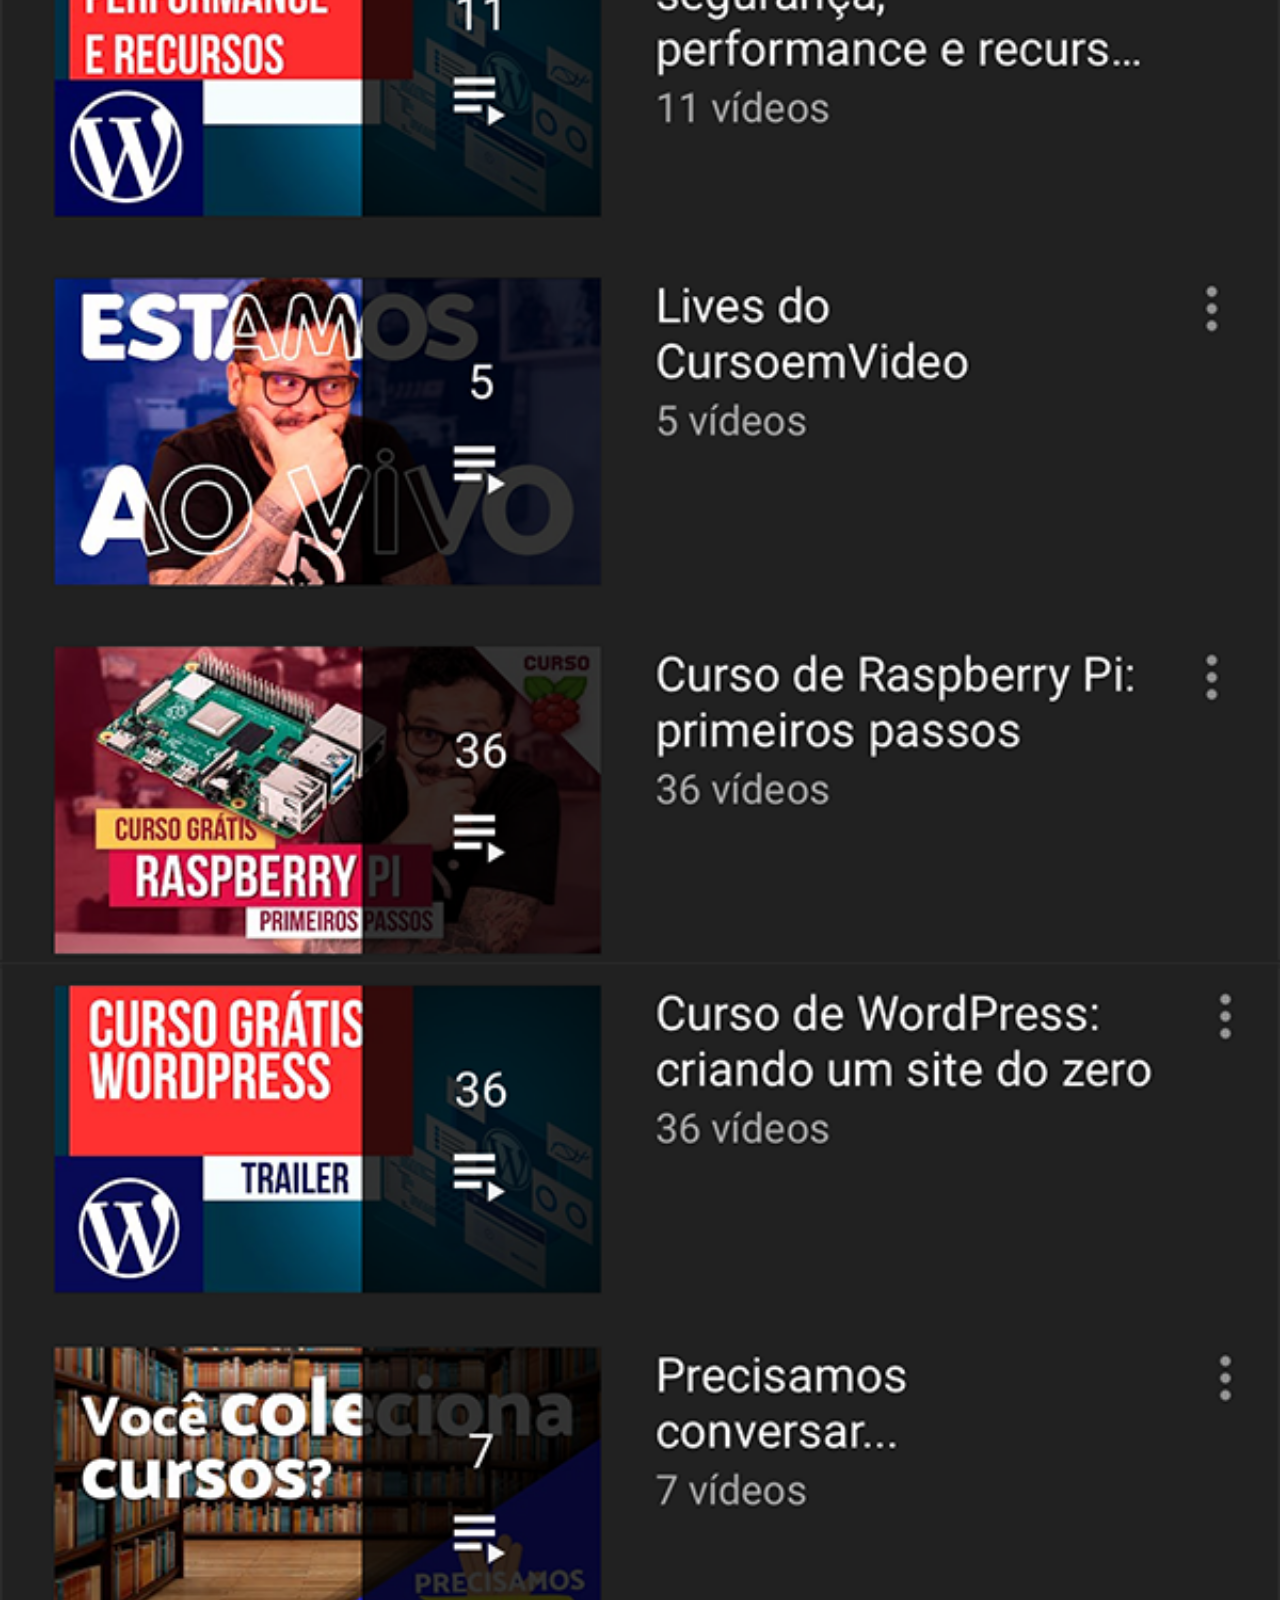
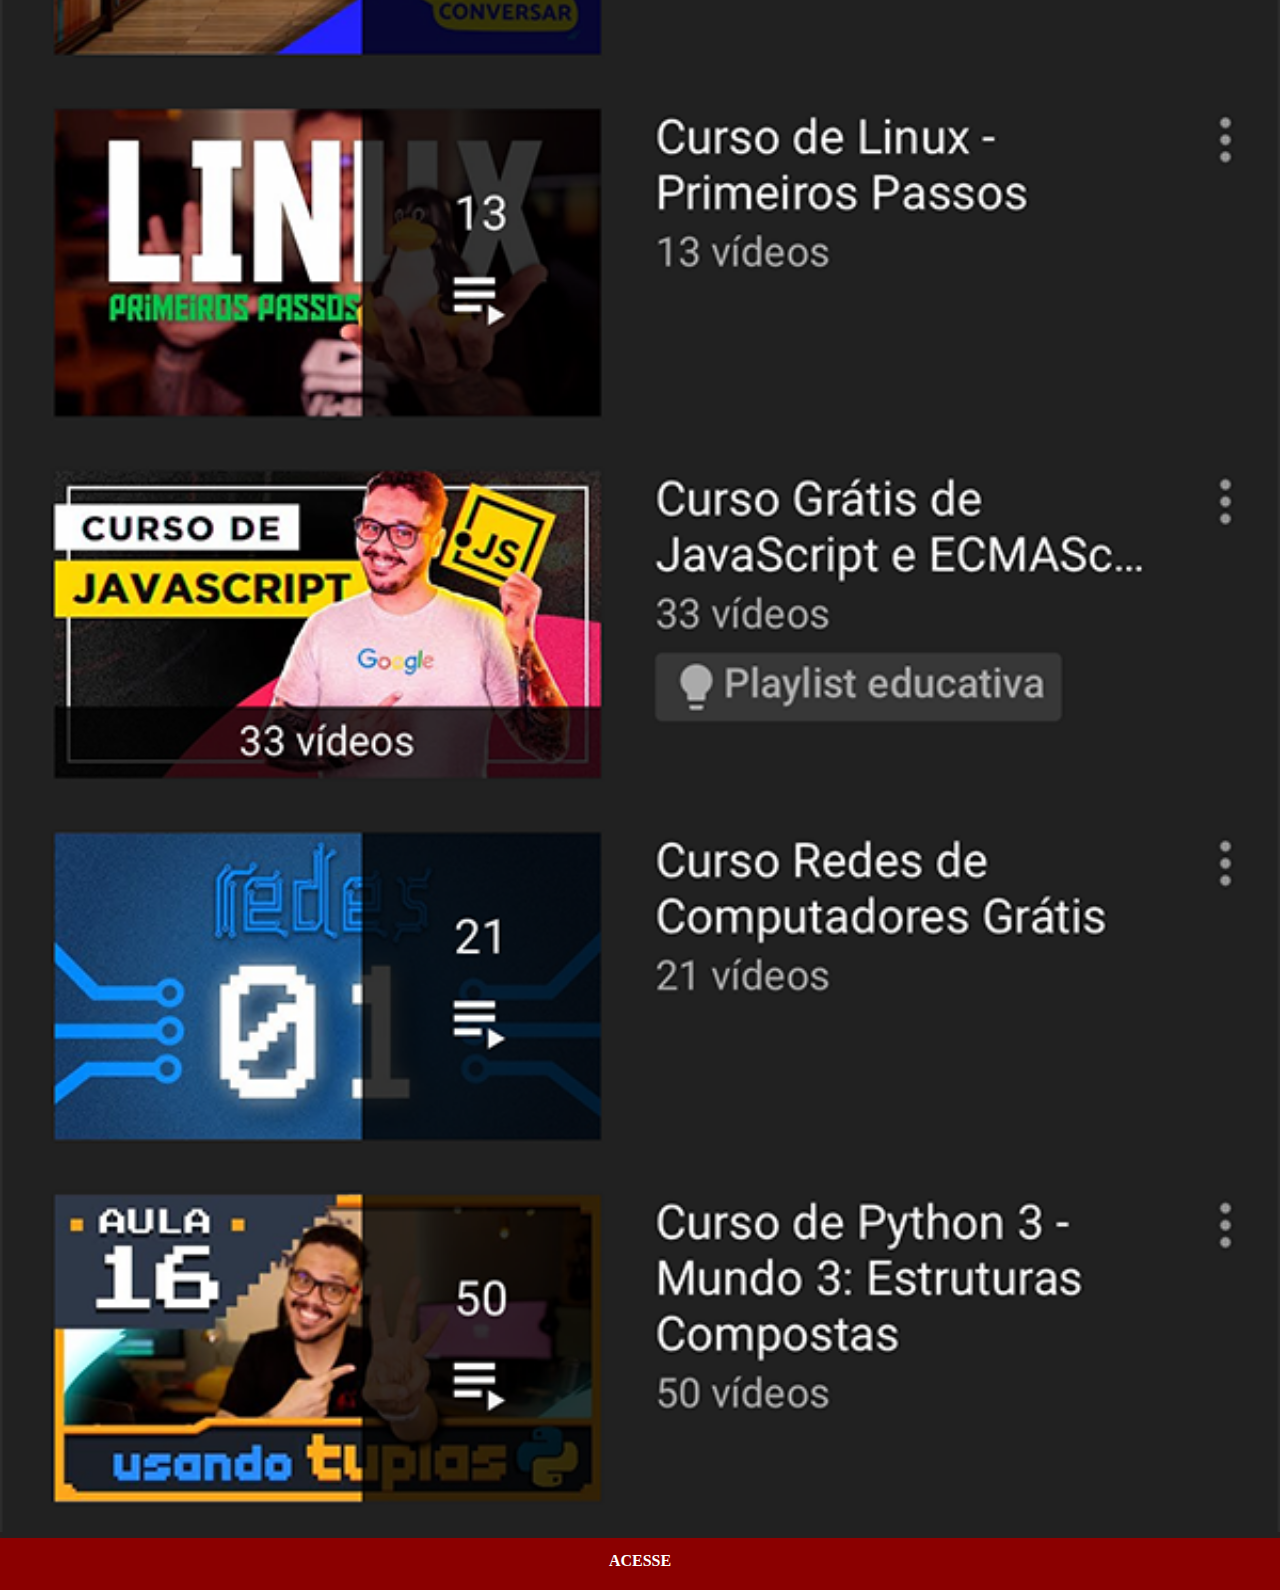
<file: youtube.html>
<!DOCTYPE html>
<html lang="pt-br">
<head>
    <meta charset="UTF-8">
    <meta http-equiv="X-UA-Compatible" content="IE=edge">
    <meta name="viewport" content="width=device-width, initial-scale=1.0">
    <title>Youtube</title>
    <link rel="stylesheet" href="estilos/social.css">
</head>
<body>
    <img src="imagens/tela-youtube.png" alt="">
    <a href="https://www.youtube.com/@CursoemVideo/playlists" target="_blank">ACESSE</a>
</body>
</html>
</file>
<file: estilos/style.css>
@charset "UTF-8";
*{
    margin: 0px;
    padding: 0px;
}

html, body {
    width: 100vw;
    height: 100vh;
}

body {
    background: url(../imagens/fundo-madeira.jpg) no-repeat top center;
    background-size: cover;
    background-attachment: fixed;
}

main {
    position: relative;
    height: 98vh;
}

#telefone {
    position: absolute;
    top: 50%;
    left: 50%;
    transform: translate(-50%, -50%);

    width: 200px;
    height: 404px;
    background:  url(../imagens/frame-iphone2.png) no-repeat;
    
}

iframe#tela {
    position: relative;
    top: 52px;
    left: 15px;
    width: 171px;
    height: 303px;
}

#redes-sociais {
    text-align: right;
}

#redes-sociais img {
    width: 45px;
    margin: 10px;
    border-radius: 50%;
    box-shadow: 2px 2px 5px rgba(0, 0, 0, 0.532);
    box-sizing: border-box;
    transition: 0.5s;
}

#redes-sociais img:hover {
    border: 1px solid rgba(255, 255, 255, 0.274);
    transform: translate(-3px, -3px);
    box-shadow: 5px 5px 10px rgba(0, 0, 0, 0.623);
}
</file>
<file: estilos/social.css>
@charset "UTF-8";
* {
    margin: 0px;
    padding: 0px;
}

::-webkit-scrollbar {
    width: 0px;
    height: 0px;
}

img {
    width: 100vw;
}

a {
    display: block;
    background-color: darkred;
    color: white;
    margin: -10px;
    padding: 20px;
    text-align: center;
    font-weight: bolder;
    text-decoration: none;
}

a:hover {
    background-color: red;
}
</file>
